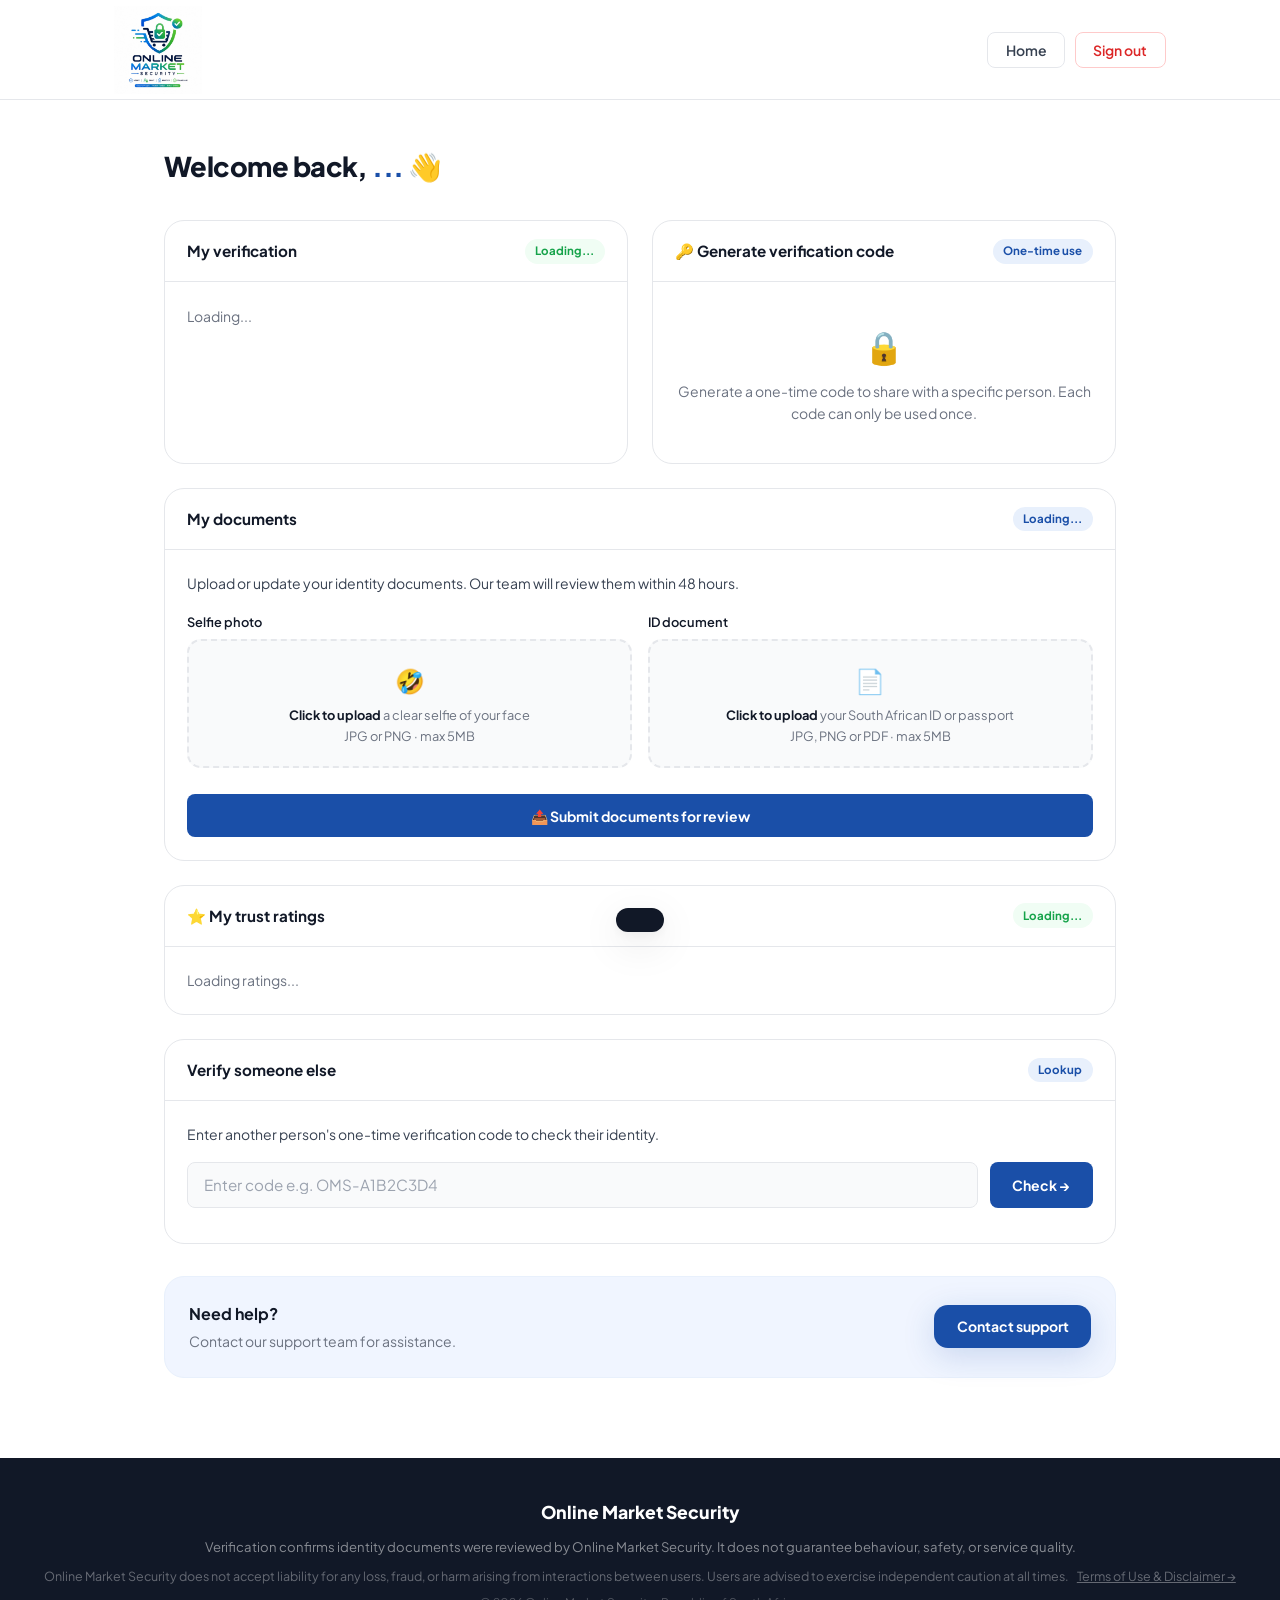
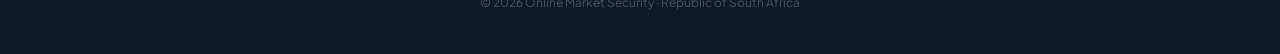
<file: dashboard.html>
<!DOCTYPE html>
<html lang="en">
<head>
<meta charset="UTF-8">
<meta name="viewport" content="width=device-width, initial-scale=1.0">
<title>My Dashboard — Online Market Security</title>
<link rel="stylesheet" href="/styles/main.css">
<link href="https://fonts.googleapis.com/css2?family=Plus+Jakarta+Sans:wght@400;500;600;700;800&display=swap" rel="stylesheet">
<style>
.doc-upload-card{background:#fff;border:1px solid var(--border);border-radius:var(--radius-lg);overflow:hidden}
.doc-status-row{display:flex;align-items:center;gap:0.75rem;padding:0.85rem 1rem;background:var(--bg-soft);border-radius:var(--radius-sm);margin-bottom:0.75rem}
.doc-status-icon{font-size:1.4rem;flex-shrink:0}
.doc-status-info{flex:1}
.doc-status-name{font-weight:600;font-size:0.875rem}
.doc-status-sub{font-size:0.75rem;color:var(--muted);margin-top:0.1rem}
.doc-upload-box{border:2px dashed var(--border);border-radius:var(--radius);padding:1.25rem;text-align:center;cursor:pointer;transition:all 0.2s;background:var(--bg-soft);position:relative}
.doc-upload-box:hover{border-color:var(--blue);background:var(--blue-pale)}
.doc-upload-box.uploaded{border-color:var(--green);background:var(--green-bg)}
.doc-upload-box input{display:none}
.doc-upload-icon{font-size:1.5rem;margin-bottom:0.35rem}
.doc-upload-box p{font-size:0.8rem;color:var(--muted)}
.doc-upload-box p strong{color:var(--ink)}
.doc-submit-btn{width:100%;padding:0.8rem;background:var(--blue);color:#fff;border:none;border-radius:var(--radius-sm);font-size:0.875rem;font-weight:700;font-family:inherit;cursor:pointer;transition:all 0.2s;margin-top:0.75rem}
.doc-submit-btn:hover{background:var(--blue-mid);transform:translateY(-1px)}
.doc-submit-btn:disabled{opacity:0.6;cursor:not-allowed;transform:none}
.tsb-excellent{background:var(--green-bg);color:var(--green);border:1px solid var(--green-border)}
.tsb-good{background:#f0fdf4;color:#15803d;border:1px solid #bbf7d0}
.tsb-average{background:var(--amber-bg);color:var(--amber);border:1px solid var(--amber-border)}
.tsb-poor{background:var(--red-bg);color:var(--red);border:1px solid var(--red-border)}
.token-card{background:var(--bg-soft);border:1px solid var(--border);border-radius:var(--radius);padding:1rem;margin-bottom:0.75rem;display:flex;align-items:center;justify-content:space-between;gap:0.75rem;flex-wrap:wrap}
.token-code{font-family:monospace;font-size:1.1rem;font-weight:800;color:var(--blue);letter-spacing:0.1em}
.token-meta{font-size:0.75rem;color:var(--muted);margin-top:0.2rem}
.token-status-used{color:var(--muted);font-size:0.72rem;font-weight:700;background:var(--bg-soft);border:1px solid var(--border);padding:0.2rem 0.6rem;border-radius:999px}
.token-status-active{color:var(--green);font-size:0.72rem;font-weight:700;background:var(--green-bg);border:1px solid var(--green-border);padding:0.2rem 0.6rem;border-radius:999px}
.token-status-expired{color:var(--muted);font-size:0.72rem;font-weight:700;background:var(--bg-soft);border:1px solid var(--border);padding:0.2rem 0.6rem;border-radius:999px}
.token-status-archived{color:var(--muted);font-size:0.72rem;font-weight:700;background:var(--bg-soft);border:1px solid var(--border);padding:0.2rem 0.6rem;border-radius:999px}
.gen-btn{padding:0.6rem 1.2rem;background:var(--blue);color:#fff;border:none;border-radius:var(--radius-sm);font-size:0.875rem;font-weight:700;font-family:inherit;cursor:pointer;transition:all 0.2s;display:flex;align-items:center;gap:0.4rem}
.gen-btn:hover{background:var(--blue-mid);transform:translateY(-1px)}
.gen-btn:disabled{opacity:0.5;cursor:not-allowed;transform:none}

/* Meeting type picker modal */
.meeting-modal-bg{position:fixed;inset:0;background:rgba(0,0,0,0.45);z-index:1000;display:flex;align-items:center;justify-content:center;padding:1rem;opacity:0;pointer-events:none;transition:opacity 0.2s}
.meeting-modal-bg.open{opacity:1;pointer-events:all}
.meeting-modal{background:#fff;border-radius:var(--radius-lg);padding:2rem;max-width:440px;width:100%;box-shadow:0 20px 60px rgba(0,0,0,0.18);transform:translateY(12px);transition:transform 0.2s}
.meeting-modal-bg.open .meeting-modal{transform:translateY(0)}
.meeting-modal-title{font-weight:800;font-size:1.1rem;margin-bottom:0.25rem}
.meeting-modal-sub{font-size:0.82rem;color:var(--muted);margin-bottom:1.5rem;line-height:1.5}
.meeting-type-grid{display:grid;grid-template-columns:1fr 1fr;gap:0.75rem;margin-bottom:1.5rem}
.meeting-type-btn{border:2px solid var(--border);border-radius:var(--radius);padding:1.25rem 1rem;text-align:center;cursor:pointer;transition:all 0.15s;background:#fff;font-family:inherit;width:100%}
.meeting-type-btn:hover{border-color:var(--blue);background:var(--blue-pale)}
.meeting-type-btn.selected{border-color:var(--blue);background:var(--blue-pale);box-shadow:0 0 0 3px var(--blue-light)}
.meeting-type-icon{font-size:2rem;display:block;margin-bottom:0.5rem}
.meeting-type-label{font-weight:700;font-size:0.9rem;color:var(--ink);display:block;margin-bottom:0.2rem}
.meeting-type-desc{font-size:0.75rem;color:var(--muted);line-height:1.4;display:block}
.meeting-modal-actions{display:flex;gap:0.75rem}
.meeting-cancel-btn{flex:1;padding:0.7rem;border:1.5px solid var(--border);border-radius:var(--radius-sm);background:#fff;color:var(--muted);font-weight:600;font-size:0.875rem;font-family:inherit;cursor:pointer;transition:all 0.15s}
.meeting-cancel-btn:hover{border-color:var(--ink);color:var(--ink)}
.meeting-confirm-btn{flex:2;padding:0.7rem;border:none;border-radius:var(--radius-sm);background:var(--blue);color:#fff;font-weight:700;font-size:0.875rem;font-family:inherit;cursor:pointer;transition:all 0.15s}
.meeting-confirm-btn:hover{background:var(--blue-mid)}
.meeting-confirm-btn:disabled{opacity:0.5;cursor:not-allowed}

/* Risk flags */
.risk-flag-row{background:#fff;border:1px solid var(--amber-border);border-radius:var(--radius-sm);padding:0.85rem 1rem;margin-bottom:0.6rem;border-left:3px solid var(--amber)}

/* Activity log */
.activity-row{display:flex;align-items:center;justify-content:space-between;padding:0.65rem 0.85rem;background:var(--bg-soft);border:1px solid var(--border);border-radius:var(--radius-sm);margin-bottom:0.5rem}
.activity-row:last-child{margin-bottom:0}
</style>
</head>
<body>
<nav><div class="nav-inner">
  <a class="logo" href="/"><img src="/logo.png" alt="Online Market Security"></a>
  <div class="nav-actions">
    <span id="navName" style="font-size:0.875rem;font-weight:600;color:var(--body)"></span>
    <button type="button" class="btn-nav-ghost" onclick="location.href='/'">Home</button>
    <button type="button" class="btn-nav-ghost" onclick="doLogout()" style="color:var(--red);border-color:var(--red-border)">Sign out</button>
  </div>
</div></nav>

<!-- MEETING TYPE PICKER MODAL -->
<div class="meeting-modal-bg" id="meetingModal">
  <div class="meeting-modal">
    <div class="meeting-modal-title">&#128273; Generate verification code</div>
    <div class="meeting-modal-sub">How will you be meeting this person? This affects how they experience the verification.</div>
    <div class="meeting-type-grid">
      <button type="button" class="meeting-type-btn selected" id="meetTypeInPerson" onclick="selectMeetingType('in_person')">
        <span class="meeting-type-icon">&#129489;</span>
        <span class="meeting-type-label">In-person</span>
        <span class="meeting-type-desc">They will see a photo-match prompt to confirm your identity face-to-face</span>
      </button>
      <button type="button" class="meeting-type-btn" id="meetTypeOnline" onclick="selectMeetingType('online')">
        <span class="meeting-type-icon">&#128187;</span>
        <span class="meeting-type-label">Online</span>
        <span class="meeting-type-desc">Standard digital verification — no in-person photo check required</span>
      </button>
    </div>
    <div class="meeting-modal-actions">
      <button type="button" class="meeting-cancel-btn" onclick="closeMeetingModal()">Cancel</button>
      <button type="button" class="meeting-confirm-btn" id="meetingConfirmBtn" onclick="confirmGenerateCode()">Generate code</button>
    </div>
  </div>
</div>

<div class="dashboard">
  <div class="dash-top">
    <div class="dash-greet">
      <div class="time-tag" id="timeTag"></div>
      <h2>Welcome back, <span id="greetName">...</span> &#128075;</h2>
    </div>
  </div>

  <div class="dash-grid" style="display:grid;grid-template-columns:1fr 1fr;gap:1.5rem">

    <!-- MY VERIFICATION -->
    <div class="dash-card">
      <div class="dc-head"><div class="dc-title">My verification</div><span class="dc-badge dcb-green" id="myStatusBadge">Loading...</span></div>
      <div class="dc-body" id="myVerificationBody"><div style="color:var(--muted);font-size:0.875rem">Loading...</div></div>
    </div>

    <!-- GENERATE ONE-TIME CODE -->
    <div class="dash-card">
      <div class="dc-head"><div class="dc-title">&#128273; Generate verification code</div><span class="dc-badge dcb-blue">One-time use</span></div>
      <div class="dc-body" id="tokenBody">
        <div style="color:var(--muted);font-size:0.875rem;text-align:center;padding:1rem 0">
          <div style="font-size:2rem;margin-bottom:0.5rem">&#128274;</div>
          Generate a one-time code to share with a specific person. Each code can only be used once.
        </div>
      </div>
    </div>

    <!-- MY DOCUMENTS -->
    <div class="dash-card span2 doc-upload-card">
      <div class="dc-head">
        <div class="dc-title">My documents</div>
        <span class="dc-badge dcb-blue" id="docStatusBadge">Loading...</span>
      </div>
      <div class="dc-body">
        <p style="font-size:0.875rem;color:var(--body);margin-bottom:1.1rem">Upload or update your identity documents. Our team will review them within 48 hours.</p>
        <div id="currentDocStatus"></div>
        <div style="display:grid;grid-template-columns:1fr 1fr;gap:1rem;margin-bottom:0.85rem">
          <div>
            <div style="font-size:0.8rem;font-weight:600;margin-bottom:0.4rem">Selfie photo</div>
            <div class="doc-upload-box" id="selfieUploadBox" onclick="document.getElementById('newSelfieFile').click()">
              <div class="doc-upload-icon">&#129315;</div>
              <p><strong>Click to upload</strong> a clear selfie of your face</p>
              <p>JPG or PNG &middot; max 5MB</p>
              <input type="file" id="newSelfieFile" accept=".jpg,.jpeg,.png" onchange="handleDocFile(this,'selfieUploadBox','selfieFileLabel')">
            </div>
            <p id="selfieFileLabel" style="font-size:0.78rem;color:var(--green);margin-top:0.3rem;display:none"></p>
          </div>
          <div>
            <div style="font-size:0.8rem;font-weight:600;margin-bottom:0.4rem">ID document</div>
            <div class="doc-upload-box" id="idUploadBox" onclick="document.getElementById('newIdFile').click()">
              <div class="doc-upload-icon">&#128196;</div>
              <p><strong>Click to upload</strong> your South African ID or passport</p>
              <p>JPG, PNG or PDF &middot; max 5MB</p>
              <input type="file" id="newIdFile" accept=".jpg,.jpeg,.png,.pdf" onchange="handleDocFile(this,'idUploadBox','idFileLabel')">
            </div>
            <p id="idFileLabel" style="font-size:0.78rem;color:var(--green);margin-top:0.3rem;display:none"></p>
          </div>
        </div>
        <button type="button" class="doc-submit-btn" id="docSubmitBtn" onclick="uploadDocuments()">&#128228; Submit documents for review</button>
        <div id="docUploadResult"></div>
      </div>
    </div>

    <!-- MY RATINGS -->
    <div class="dash-card span2">
      <div class="dc-head">
        <div class="dc-title">&#11088; My trust ratings</div>
        <span class="dc-badge dcb-green" id="myRatingsBadge">Loading...</span>
      </div>
      <div class="dc-body" id="myRatingsBody">
        <div style="color:var(--muted);font-size:0.875rem">Loading ratings...</div>
      </div>
    </div>

    <!-- MY RISK FLAGS — hidden until flags exist -->
    <div class="dash-card span2" id="riskFlagsCard" style="display:none">
      <div class="dc-head">
        <div class="dc-title">&#9888;&#65039; My risk flags</div>
        <span class="dc-badge dcb-red" id="riskFlagsBadge"></span>
      </div>
      <div class="dc-body" id="riskFlagsBody"></div>
    </div>

    <!-- VERIFICATION ACTIVITY — who has looked me up -->
    <div class="dash-card span2" id="activityCard" style="display:none">
      <div class="dc-head">
        <div class="dc-title">&#128065; Who has verified me</div>
        <span class="dc-badge dcb-blue" id="activityBadge"></span>
      </div>
      <div class="dc-body" id="activityBody"></div>
    </div>

    <!-- VERIFY SOMEONE -->
    <div class="dash-card span2">
      <div class="dc-head"><div class="dc-title">Verify someone else</div><span class="dc-badge dcb-blue">Lookup</span></div>
      <div class="dc-body">
        <p style="font-size:0.875rem;color:var(--body);margin-bottom:1rem">Enter another person's one-time verification code to check their identity.</p>
        <div class="lookup-form">
          <input class="lookup-input" id="lookupInput" type="text" placeholder="Enter code e.g. OMS-A1B2C3D4" maxlength="20" oninput="this.value=this.value.toUpperCase()" onkeydown="if(event.key==='Enter')doLookup()">
          <button type="button" class="lookup-btn" onclick="doLookup()">Check &rarr;</button>
        </div>
        <div class="lookup-result" id="lookupResult"></div>
      </div>
    </div>

  </div>

  <div style="margin-top:2rem;background:var(--blue-pale);border:1px solid var(--blue-light);border-radius:var(--radius-lg);padding:1.5rem;display:flex;align-items:center;justify-content:space-between;flex-wrap:wrap;gap:1rem">
    <div>
      <div style="font-weight:700;margin-bottom:0.25rem">Need help?</div>
      <div style="font-size:0.875rem;color:var(--muted)">Contact our support team for assistance.</div>
    </div>
    <a href="mailto:support@onlinemarketsecurity.co.za" class="btn-primary" style="text-decoration:none;font-size:0.875rem;padding:0.65rem 1.4rem">Contact support</a>
  </div>
</div>

<footer>
  <div class="footer-logo">Online Market Security</div>
  <p>Verification confirms identity documents were reviewed by Online Market Security. It does not guarantee behaviour, safety, or service quality.</p>
  <p style="margin-top:0.5rem;font-size:0.78rem;opacity:0.7">
    Online Market Security does not accept liability for any loss, fraud, or harm arising from interactions between users. Users are advised to exercise independent caution at all times.
    <a href="/terms.html" style="color:inherit;text-decoration:underline;margin-left:0.35rem">Terms of Use &amp; Disclaimer &rarr;</a>
  </p>
  <p style="margin-top:0.4rem;font-size:0.75rem;opacity:0.5">© 2026 Online Market Security · Republic of South Africa</p>
</footer>
<div class="toast" id="toast"></div>

<script type="module">
import { supabase } from '/src/lib/supabase.js';

window.doLogout = async () => { await supabase.auth.signOut(); window.location.replace('/login.html'); };

let currentProfile = null;
let currentSession = null;
let selectedMeetingType = 'in_person';

// ── Meeting type modal ────────────────────────────────────────────────
window.openMeetingModal = () => {
  selectedMeetingType = 'in_person';
  document.getElementById('meetTypeInPerson').classList.add('selected');
  document.getElementById('meetTypeOnline').classList.remove('selected');
  document.getElementById('meetingModal').classList.add('open');
};
window.closeMeetingModal = () => {
  document.getElementById('meetingModal').classList.remove('open');
};
window.selectMeetingType = (type) => {
  selectedMeetingType = type;
  document.getElementById('meetTypeInPerson').classList.toggle('selected', type === 'in_person');
  document.getElementById('meetTypeOnline').classList.toggle('selected', type === 'online');
};
document.getElementById('meetingModal').addEventListener('click', e => {
  if (e.target === e.currentTarget) closeMeetingModal();
});
window.confirmGenerateCode = async () => {
  closeMeetingModal();
  await generateCode(selectedMeetingType);
};

// ── Generate unique OMS- token ────────────────────────────────────────
async function generateUniqueToken() {
  const chars = 'ABCDEFGHJKLMNPQRSTUVWXYZ23456789';
  let token;
  let attempts = 0;
  do {
    token = 'OMS-' + Array.from({ length: 8 }, () => chars[Math.floor(Math.random() * chars.length)]).join('');
    const { data } = await supabase.from('verification_tokens').select('id').eq('token', token).maybeSingle();
    if (!data) break;
    attempts++;
    if (attempts > 20) throw new Error('Could not generate a unique code — please try again.');
  } while (true);
  return token;
}

// ── Generate one-time verification code ──────────────────────────────
async function generateCode(meetingType) {
  if (!currentProfile || currentProfile.verification_status !== 'verified') {
    showToast('&#10060; You must be verified to generate codes.'); return;
  }
  const btn = document.getElementById('genCodeBtn');
  if (btn) { btn.disabled = true; btn.innerHTML = '&#8987; Generating...'; }

  try {
    const token = await generateUniqueToken();
    const expiresAt = new Date(Date.now() + 7 * 24 * 60 * 60 * 1000);
    const { error } = await supabase.from('verification_tokens').insert({
      provider_id: currentSession.user.id,
      token,
      expires_at: expiresAt.toISOString(),
      status: 'active',
      meeting_type: meetingType
    });
    if (error) { showToast('&#10060; Error: ' + error.message); return; }
    showToast('&#10003; New code generated!');
    await loadTokens();
  } catch (err) {
    showToast('&#10060; ' + err.message);
  } finally {
    if (btn) { btn.disabled = false; btn.innerHTML = '&#128273; Generate new code'; }
  }
}

// ── Load and render tokens ────────────────────────────────────────────
async function loadTokens() {
  if (!currentProfile || currentProfile.verification_status !== 'verified') return;

  const { data: tokens } = await supabase
    .from('verification_tokens')
    .select('*')
    .eq('provider_id', currentSession.user.id)
    .order('created_at', { ascending: false })
    .limit(10);

  const body = document.getElementById('tokenBody');
  const verifyBase = `${location.origin}/verify.html?token=`;
  const activeTokens = (tokens || []).filter(t => t.status === 'active' && new Date() < new Date(t.expires_at));
  const oldTokens    = (tokens || []).filter(t => t.status !== 'active' || new Date() >= new Date(t.expires_at));

  let html = `
    <p style="font-size:0.82rem;color:var(--muted);margin-bottom:1rem;line-height:1.5">
      Each code is <strong>single-use</strong> — once someone verifies your identity with it, the code is consumed.
      Codes expire after <strong>7 days</strong> if unused.
    </p>
    <button type="button" class="gen-btn" id="genCodeBtn" onclick="openMeetingModal()">&#128273; Generate new code</button>`;

  if (activeTokens.length > 0) {
    html += `<div style="margin-top:1.25rem;margin-bottom:0.5rem;font-size:0.75rem;font-weight:700;color:var(--muted);text-transform:uppercase;letter-spacing:0.05em">Active codes</div>`;
    html += activeTokens.map(t => {
      const url = verifyBase + encodeURIComponent(t.token);
      const expires = new Date(t.expires_at);
      const daysLeft = Math.max(0, Math.round((expires - new Date()) / 86400000));
      const qrUrl = `https://api.qrserver.com/v1/create-qr-code/?size=120x120&data=${encodeURIComponent(url)}`;
      const meetLabel = t.meeting_type === 'in_person'
        ? '<span style="background:#f0fdf4;color:#15803d;border:1px solid #bbf7d0;font-size:0.68rem;font-weight:700;padding:0.15rem 0.5rem;border-radius:999px">&#129489; In-person</span>'
        : '<span style="background:var(--blue-light);color:var(--blue);border:1px solid #bfdbfe;font-size:0.68rem;font-weight:700;padding:0.15rem 0.5rem;border-radius:999px">&#128187; Online</span>';
      const waText = encodeURIComponent(`Please verify my identity using this one-time code: ${t.token}\n\nOr scan the QR at: ${url}`);
      return `<div class="token-card" style="flex-direction:column;align-items:flex-start">
        <div style="display:flex;align-items:center;justify-content:space-between;width:100%;flex-wrap:wrap;gap:0.5rem">
          <div>
            <div class="token-code">${t.token}</div>
            <div class="token-meta" style="display:flex;align-items:center;gap:0.5rem;flex-wrap:wrap;margin-top:0.3rem">
              ${meetLabel}
              <span>Expires in ${daysLeft} day${daysLeft !== 1 ? 's' : ''}</span>
            </div>
          </div>
          <span class="token-status-active">&#9679; Active</span>
        </div>
        <div style="display:flex;align-items:center;gap:1rem;margin-top:0.75rem;flex-wrap:wrap">
          <img src="${qrUrl}" width="80" height="80" alt="QR Code" style="border-radius:8px;border:1px solid var(--border)">
          <div style="display:flex;flex-direction:column;gap:0.5rem">
            <button type="button" class="share-btn sb-wa" style="font-size:0.8rem;padding:0.4rem 0.85rem" onclick="window.open('https://api.whatsapp.com/send?text=${waText}','_blank')">&#128242; WhatsApp</button>
            <button type="button" class="share-btn sb-link" style="font-size:0.8rem;padding:0.4rem 0.85rem" onclick="copyText('${url}','Link copied!')">&#128279; Copy link</button>
            <button type="button" class="share-btn sb-code" style="font-size:0.8rem;padding:0.4rem 0.85rem" onclick="copyText('${t.token}','Code copied!')">&#128203; Copy code</button>
          </div>
        </div>
      </div>`;
    }).join('');
  }

  if (oldTokens.length > 0) {
    html += `<div style="margin-top:1.25rem;margin-bottom:0.5rem;font-size:0.75rem;font-weight:700;color:var(--muted);text-transform:uppercase;letter-spacing:0.05em">Previous codes</div>`;
    html += oldTokens.slice(0, 5).map(t => {
      const usedAt    = t.used_at ? new Date(t.used_at).toLocaleDateString('en-ZA', { day:'numeric', month:'short', year:'numeric' }) : null;
      const archiveAt = t.verification_expires_at ? new Date(t.verification_expires_at).toLocaleDateString('en-ZA', { day:'numeric', month:'short', year:'numeric' }) : null;
      const statusEl  = t.status === 'used'
        ? `<span class="token-status-used">&#10003; Used${usedAt ? ' · ' + usedAt : ''}</span>`
        : t.status === 'archived'
        ? `<span class="token-status-archived">Archived</span>`
        : `<span class="token-status-expired">Expired</span>`;
      const meetLabel = t.meeting_type === 'in_person' ? '&#129489; In-person' : t.meeting_type === 'online' ? '&#128187; Online' : '';
      return `<div class="token-card" style="opacity:0.7">
        <div>
          <div class="token-code" style="color:var(--muted)">${t.token}</div>
          <div class="token-meta">
            ${meetLabel ? meetLabel + ' · ' : ''}
            ${t.used_by_name ? 'Used by: ' + t.used_by_name : ''}
            ${archiveAt && t.status === 'used' ? ' · Archived ' + archiveAt : ''}
          </div>
        </div>
        ${statusEl}
      </div>`;
    }).join('');
  }

  body.innerHTML = html;
}

// ── Main dashboard render ─────────────────────────────────────────────
async function renderDashboard(session) {
  if (!session) { window.location.replace('/login.html'); return; }
  currentSession = session;

  const { data: profile } = await supabase.from('profiles').select('*').eq('id', session.user.id).single();
  if (!profile) { window.location.replace('/login.html'); return; }
  if (profile.role === 'admin') { window.location.replace('/admin.html'); return; }
  currentProfile = profile;

  const h = new Date().getHours();
  document.getElementById('timeTag').textContent = h < 12 ? 'Good morning' : h < 17 ? 'Good afternoon' : 'Good evening';
  document.getElementById('greetName').textContent = profile.name?.split(' ')[0] || 'there';
  document.getElementById('navName').textContent = profile.name || session.user.email;

  // Status
  const now    = new Date();
  const expiry = profile.expiry_date ? new Date(profile.expiry_date) : null;
  const status = (!profile.verification_status || profile.verification_status === 'pending') ? 'pending'
    : profile.verification_status === 'rejected' ? 'rejected'
    : (expiry && now > expiry) ? 'expired'
    : profile.verification_status;

  const badgeMap   = { verified:'dcb-green', pending:'dcb-amber', expired:'dcb-red', rejected:'dcb-red' };
  const badgeLabel = { verified:'&#9679; Verified', pending:'&#9679; Pending review', expired:'&#9679; Expired', rejected:'&#9679; Rejected' };
  const badge = document.getElementById('myStatusBadge');
  badge.className = 'dc-badge ' + (badgeMap[status] || 'dcb-amber');
  badge.innerHTML = badgeLabel[status] || 'Pending';

  const fmt   = d => d ? new Date(d).toLocaleDateString('en-ZA', { day:'numeric', month:'short', year:'numeric' }) : '—';
  const start = profile.verification_date ? new Date(profile.verification_date) : null;
  const pct   = (expiry && start) ? Math.max(0, Math.min(100, 100 - ((now - start) / (expiry - start) * 100))) : 0;
  const days  = expiry ? Math.max(0, Math.round((expiry - now) / 86400000)) : 0;
  const barClass = days > 365 ? 'ef-good' : days > 90 ? 'ef-warn' : 'ef-bad';

  document.getElementById('myVerificationBody').innerHTML = `
    <div class="my-profile-row">
      ${profile.selfie_url
        ? `<img src="${profile.selfie_url}" style="width:60px;height:60px;border-radius:50%;object-fit:cover;border:3px solid #fff;box-shadow:0 0 0 2px var(--blue-light);flex-shrink:0">`
        : '<div class="my-avatar">&#128100;</div>'}
      <div>
        <div class="my-name">${profile.name || session.user.email}</div>
        <div class="my-cat">${profile.service_category || 'Service provider'}</div>
      </div>
      <div class="my-status">
        <span class="status-pill ${status === 'verified' ? 'sp-verified' : status === 'expired' ? 'sp-expired' : 'sp-pending'}">
          ${status === 'verified' ? '&#10003; Verified' : status === 'expired' ? '&#9888; Expired' : status === 'rejected' ? '&#10007; Rejected' : '&#8987; ' + status.charAt(0).toUpperCase() + status.slice(1)}
        </span>
      </div>
    </div>
    <div class="two-col">
      <div class="info-box"><div class="ib-label">Verified on</div><div class="ib-val">${fmt(profile.verification_date)}</div></div>
      <div class="info-box"><div class="ib-label">Expires on</div><div class="ib-val">${fmt(profile.expiry_date)}</div></div>
      <div class="info-box"><div class="ib-label">Document type</div><div class="ib-val">${profile.doc_type === 'sa_id' ? 'SA ID' : profile.doc_type === 'passport' ? 'Passport' : profile.doc_type === 'drivers' ? "Driver's Licence" : '—'}</div></div>
      <div class="info-box"><div class="ib-label">ID number</div><div class="ib-val" style="font-family:monospace;font-size:0.85rem">${profile.id_number || '—'}</div></div>
    </div>
    ${profile.public_id ? `
      <div style="font-size:0.75rem;font-weight:600;color:var(--muted);margin-bottom:0.5rem;margin-top:0.75rem">Badge ID</div>
      <div class="id-row">
        <span>${profile.public_id}</span>
        <button type="button" class="copy-btn" onclick="copyText('${profile.public_id}','Badge ID copied!')">Copy</button>
      </div>
      <div class="expiry-wrap">
        <div class="expiry-labels"><span>Validity</span><span>${days > 0 ? days + ' days remaining' : 'Expired'}</span></div>
        <div class="expiry-track"><div class="expiry-fill ${barClass}" style="width:${pct}%"></div></div>
      </div>
      <div style="margin-top:0.75rem">
        <a href="/verify.html?id=${profile.public_id}" target="_blank" style="display:inline-flex;align-items:center;gap:0.4rem;font-size:0.82rem;color:var(--blue);font-weight:600;text-decoration:none">
          &#128279; View my public profile &rarr;
        </a>
      </div>`
    : `<div style="background:var(--amber-bg);border:1px solid var(--amber-border);border-radius:var(--radius-sm);padding:0.85rem 1rem;font-size:0.875rem;color:var(--amber);margin-top:0.5rem;line-height:1.6">
        &#9201; Your application is under review. We'll notify you within 48 hours when approved.
      </div>`}
  `;

  if (status === 'verified') {
    await loadTokens();
  } else {
    document.getElementById('tokenBody').innerHTML = `
      <div style="color:var(--muted);font-size:0.875rem;text-align:center;padding:1rem 0">
        <div style="font-size:2rem;margin-bottom:0.5rem">&#128274;</div>
        One-time codes will be available once your identity is verified.
      </div>`;
  }

  renderDocStatus(profile);
}

// ── Document status ───────────────────────────────────────────────────
function renderDocStatus(profile) {
  const hasSelfie = !!profile.selfie_url;
  const hasId     = !!profile.id_document_url;
  const docBadge  = document.getElementById('docStatusBadge');
  if (hasSelfie && hasId) {
    docBadge.className = 'dc-badge dcb-green';
    docBadge.innerHTML = '&#10003; Documents uploaded';
  } else {
    docBadge.className = 'dc-badge dcb-amber';
    docBadge.innerHTML = '&#9888; Documents missing';
  }
  let statusHtml = '';
  if (hasSelfie || hasId) {
    statusHtml = '<div style="display:grid;grid-template-columns:1fr 1fr;gap:0.75rem;margin-bottom:1rem">';
    statusHtml += `<div class="doc-status-row">
      <div class="doc-status-icon">&#129315;</div>
      <div class="doc-status-info">
        <div class="doc-status-name">Selfie photo</div>
        <div class="doc-status-sub" style="color:${hasSelfie ? 'var(--green)' : 'var(--red)'}">
          ${hasSelfie ? '&#10003; Uploaded' : '&#10060; Not uploaded'}
        </div>
      </div>
      ${hasSelfie ? `<img src="${profile.selfie_url}" style="width:40px;height:40px;border-radius:50%;object-fit:cover;border:2px solid var(--green-border)">` : ''}
    </div>`;
    statusHtml += `<div class="doc-status-row">
      <div class="doc-status-icon">&#128196;</div>
      <div class="doc-status-info">
        <div class="doc-status-name">ID document</div>
        <div class="doc-status-sub" style="color:${hasId ? 'var(--green)' : 'var(--red)'}">
          ${hasId ? '&#10003; Uploaded' : '&#10060; Not uploaded'}
        </div>
      </div>
    </div>`;
    statusHtml += '</div>';
  }
  document.getElementById('currentDocStatus').innerHTML = statusHtml;
}

window.handleDocFile = (input, boxId, labelId) => {
  const file = input.files[0]; if (!file) return;
  document.getElementById(boxId).classList.add('uploaded');
  const label = document.getElementById(labelId);
  label.textContent = '✓ ' + file.name;
  label.style.display = 'block';
};

window.uploadDocuments = async () => {
  const selfieFile = document.getElementById('newSelfieFile').files[0];
  const idFile     = document.getElementById('newIdFile').files[0];
  const btn        = document.getElementById('docSubmitBtn');
  const result     = document.getElementById('docUploadResult');
  if (!selfieFile && !idFile) { showToast('Please select at least one document to upload.'); return; }
  btn.textContent = 'Uploading...'; btn.disabled = true;
  result.innerHTML = '';

  const userId      = currentSession.user.id;
  const token       = currentSession.access_token;
  const SUPABASE_URL = 'https://oymmmevtzbzoneujtkhn.supabase.co';
  const ANON_KEY     = 'eyJhbGciOiJIUzI1NiIsInR5cCI6IkpXVCJ9.eyJpc3MiOiJzdXBhYmFzZSIsInJlZiI6Im95bW1tZXZ0emJ6b25ldWp0a2huIiwicm9sZSI6ImFub24iLCJpYXQiOjE3NzgwMTE4MTQsImV4cCI6MjA5MzU4NzgxNH0.sRrw5cthKfF7k0vP0_ONCLiQN6J4CIerzzu5NRUCXlU';

  async function uploadDirect(bucket, path, file) {
    const fd = new FormData();
    fd.append('', file, file.name);
    const res = await fetch(`${SUPABASE_URL}/storage/v1/object/${bucket}/${path}`, {
      method: 'POST',
      headers: { 'Authorization': 'Bearer ' + token, 'apikey': ANON_KEY },
      body: fd
    });
    if (!res.ok) { const e = await res.json(); throw new Error(e.error || e.message); }
    return `${SUPABASE_URL}/storage/v1/object/public/${bucket}/${path}`;
  }

  let selfieUrl = currentProfile.selfie_url;
  let idDocUrl  = currentProfile.id_document_url;
  const errors  = [];

  try {
    if (selfieFile) {
      const ext = selfieFile.name.split('.').pop().toLowerCase();
      selfieUrl = await uploadDirect('selfies', `${userId}_${Date.now()}_selfie.${ext}`, selfieFile);
    }
  } catch(e) { errors.push('Selfie: ' + e.message); }

  try {
    if (idFile) {
      const ext = idFile.name.split('.').pop().toLowerCase();
      idDocUrl = await uploadDirect('id-documents', `${userId}_${Date.now()}_id.${ext}`, idFile);
    }
  } catch(e) { errors.push('ID document: ' + e.message); }

  if (errors.length > 0) {
    result.innerHTML = `<div style="background:var(--red-bg);border:1px solid var(--red-border);border-radius:var(--radius-sm);padding:0.75rem;font-size:0.82rem;color:var(--red);margin-top:0.75rem">${errors.join('<br>')}</div>`;
    btn.textContent = 'Submit documents for review'; btn.disabled = false;
    return;
  }

  const { error: updateError } = await supabase.from('profiles').update({
    selfie_url: selfieUrl,
    id_document_url: idDocUrl,
    verification_status: 'pending'
  }).eq('id', userId);

  if (updateError) {
    result.innerHTML = `<div style="background:var(--red-bg);border:1px solid var(--red-border);border-radius:var(--radius-sm);padding:0.75rem;font-size:0.82rem;color:var(--red);margin-top:0.75rem">Update failed: ${updateError.message}</div>`;
    btn.textContent = 'Submit documents for review'; btn.disabled = false;
    return;
  }

  result.innerHTML = `<div style="background:var(--green-bg);border:1px solid var(--green-border);border-radius:var(--radius-sm);padding:0.85rem 1rem;font-size:0.875rem;color:var(--green);margin-top:0.75rem;line-height:1.6">
    &#127881; <strong>Documents submitted!</strong> Our team will review them within 48 hours.
  </div>`;
  btn.textContent = 'Submit documents for review'; btn.disabled = false;

  const { data: updated } = await supabase.from('profiles').select('*').eq('id', userId).single();
  if (updated) { currentProfile = updated; renderDocStatus(updated); }

  ['newSelfieFile','newIdFile'].forEach(id => document.getElementById(id).value = '');
  ['selfieUploadBox','idUploadBox'].forEach(id => document.getElementById(id).classList.remove('uploaded'));
  ['selfieFileLabel','idFileLabel'].forEach(id => document.getElementById(id).style.display = 'none');
};

// ── Ratings ───────────────────────────────────────────────────────────
async function loadMyRatings(userId) {
  const badge = document.getElementById('myRatingsBadge');
  const body  = document.getElementById('myRatingsBody');
  if (!badge || !body) return;

  const { data: ratingsData } = await supabase.from('ratings').select('*').eq('provider_id', userId).order('created_at', { ascending: false });
  const ratings      = ratingsData || [];
  const total        = ratings.length;
  const verifiedCnt  = ratings.filter(r => r.rater_verified).length;
  const unverifiedCnt= ratings.filter(r => !r.rater_verified).length;
  const ws           = ratings.reduce((s, r) => s + (r.stars * (r.rater_verified ? 1.5 : 1)), 0);
  const wt           = ratings.reduce((s, r) => s + (r.rater_verified ? 1.5 : 1), 0);
  const score        = wt > 0 ? ws / wt : 0;
  const counts       = { 5:0, 4:0, 3:0, 2:0, 1:0 };
  ratings.forEach(r => counts[r.stars]++);

  if (total === 0) {
    badge.className = 'dc-badge dcb-amber';
    badge.textContent = 'No ratings yet';
    body.innerHTML = `<div style="text-align:center;padding:1.5rem;background:var(--bg-soft);border-radius:var(--radius);border:1px solid var(--border)">
      <div style="font-size:2rem;margin-bottom:0.5rem">&#11088;</div>
      <div style="font-weight:600;font-size:0.875rem">No ratings yet</div>
      <div style="font-size:0.78rem;color:var(--muted);margin-top:0.25rem">Share your one-time verification codes so people can rate you after interactions.</div>
    </div>`;
    return;
  }

  badge.className = score >= 3.5 ? 'dc-badge dcb-green' : score >= 2.5 ? 'dc-badge dcb-amber' : 'dc-badge dcb-red';
  badge.innerHTML = `&#11088; ${score.toFixed(1)} / 5`;

  const stars      = '&#11088;'.repeat(Math.floor(score)) + '&#10025;'.repeat(5 - Math.floor(score));
  const trustBadge = score >= 4.5 ? '&#129351; Excellent' : score >= 3.5 ? '&#128077; Good' : score >= 2.5 ? '&#128522; Average' : '&#9888; Poor';
  const trustCls   = score >= 4.5 ? 'tsb-excellent' : score >= 3.5 ? 'tsb-good' : score >= 2.5 ? 'tsb-average' : 'tsb-poor';

  const breakdown = [5, 4, 3, 2, 1].map(n => {
    const pct = total > 0 ? Math.round((counts[n] / total) * 100) : 0;
    return `<div style="display:flex;align-items:center;gap:0.6rem;margin-bottom:0.4rem;font-size:0.8rem">
      <div style="width:40px;text-align:right;color:var(--muted);font-weight:600">${n} &#11088;</div>
      <div style="flex:1;height:8px;background:var(--bg-soft);border-radius:999px;overflow:hidden;border:1px solid var(--border)">
        <div style="height:100%;border-radius:999px;width:${pct}%;background:${n>=4?'#16a34a':n===3?'#fbbf24':n===2?'#fb923c':'#ef4444'}"></div>
      </div>
      <div style="width:24px;color:var(--muted);font-size:0.75rem">${counts[n]}</div>
    </div>`;
  }).join('');

  const ratingsList = ratings.map(r => {
    const rStars = '&#11088;'.repeat(r.stars) + '&#10025;'.repeat(5 - r.stars);
    const date   = new Date(r.created_at).toLocaleDateString('en-ZA', { day:'numeric', month:'short', year:'numeric' });
    const rBadge = r.rater_verified
      ? `<span style="background:var(--blue-light);color:var(--blue);font-size:0.68rem;font-weight:700;padding:0.15rem 0.5rem;border-radius:999px;border:1px solid #bfdbfe">&#10003; Verified user</span>`
      : `<span style="background:var(--bg-soft);color:var(--muted);font-size:0.68rem;font-weight:600;padding:0.15rem 0.5rem;border-radius:999px;border:1px solid var(--border)">Unverified user</span>`;
    return `<div style="background:var(--bg-soft);border:1px solid var(--border);border-radius:var(--radius);padding:1rem;margin-bottom:0.75rem;border-left:3px solid ${r.stars<=2?'var(--red)':'var(--green)'}">
      <div style="display:flex;align-items:center;justify-content:space-between;margin-bottom:0.35rem;flex-wrap:wrap;gap:0.5rem">
        <div style="font-weight:700;font-size:0.875rem">${r.rater_name}</div>
        <div style="font-size:1rem;letter-spacing:1px">${rStars}</div>
      </div>
      <div style="font-size:0.72rem;color:var(--muted);margin-bottom:0.35rem;display:flex;align-items:center;gap:0.5rem;flex-wrap:wrap">${rBadge} <span>${date}</span></div>
      ${r.comment ? `<div style="font-size:0.82rem;color:var(--body);line-height:1.6;font-style:italic">"${r.comment}"</div>` : ''}
    </div>`;
  }).join('');

  body.innerHTML = `
    <div style="display:grid;grid-template-columns:1fr 1fr;gap:1.5rem">
      <div>
        <div style="display:flex;align-items:center;gap:0.75rem;background:var(--bg-soft);border:1px solid var(--border);border-radius:var(--radius);padding:0.75rem 1rem;margin-bottom:1rem">
          <div style="font-weight:800;font-size:2.5rem;line-height:1;color:var(--blue)">${score.toFixed(1)}</div>
          <div style="flex:1">
            <div style="font-size:1.2rem;letter-spacing:2px">${stars}</div>
            <div style="font-weight:700;font-size:0.875rem;margin-top:0.2rem">Trust Score</div>
            <div style="font-size:0.78rem;color:var(--muted)">${verifiedCnt} verified · ${unverifiedCnt} unverified raters</div>
          </div>
          <span style="font-size:0.72rem;font-weight:700;padding:0.25rem 0.7rem;border-radius:999px;white-space:nowrap" class="${trustCls}">${trustBadge}</span>
        </div>
        <div>${breakdown}</div>
      </div>
      <div>
        <div style="font-weight:700;font-size:0.875rem;margin-bottom:0.75rem">${total} rating${total !== 1 ? 's' : ''}</div>
        <div style="max-height:400px;overflow-y:auto">${ratingsList}</div>
      </div>
    </div>`;
}

// ── Risk flags ────────────────────────────────────────────────────────
async function loadMyRiskFlags(userId) {
  const card  = document.getElementById('riskFlagsCard');
  const body  = document.getElementById('riskFlagsBody');
  const badge = document.getElementById('riskFlagsBadge');
  if (!card || !body) return;

  const { data: flags } = await supabase
    .from('risk_flags')
    .select('*')
    .eq('provider_id', userId)
    .order('created_at', { ascending: false });

  if (!flags || flags.length === 0) { card.style.display = 'none'; return; }

  card.style.display = 'block';
  const count = flags.length;
  badge.textContent = count === 1 ? '1 flag' : count + ' flags';

  const riskLevel = count >= 3 ? 'high' : count === 2 ? 'medium' : 'low';
  const colors = {
    high:   { bg:'#fff5f5', border:'#fca5a5', text:'#dc2626', label:'High risk' },
    medium: { bg:'#fffbeb', border:'#fde68a', text:'#d97706', label:'Medium risk' },
    low:    { bg:'#f0fdf4', border:'#bbf7d0', text:'#16a34a', label:'Low risk' },
  };
  const { bg, border, text, label } = colors[riskLevel];

  const flagTypeLabels = {
    photo_mismatch: '&#128247; Photo mismatch',
    no_show:        '&#128683; No-show',
    scam:           '&#9888;&#65039; Scam concern',
    aggressive:     '&#128545; Aggressive behaviour',
    fake_id:        '&#129394; Suspected fake ID',
    other:          '&#128203; Other concern',
  };

  body.innerHTML = `
    <div style="background:${bg};border:1px solid ${border};border-radius:var(--radius-sm);padding:1rem 1.1rem">
      <div style="display:flex;align-items:center;justify-content:space-between;margin-bottom:0.6rem;flex-wrap:wrap;gap:0.5rem">
        <div style="font-weight:700;font-size:0.875rem;color:${text}">
          &#9888;&#65039; ${count} community report${count !== 1 ? 's' : ''} about you
        </div>
        <span style="font-size:0.72rem;font-weight:700;padding:0.2rem 0.65rem;border-radius:999px;color:${text};border:1.5px solid ${border};background:#fff">${label}</span>
      </div>
      <p style="font-size:0.8rem;color:var(--muted);line-height:1.55;margin-bottom:0.85rem">
        These are concerns submitted by other users after interacting with you. They are reviewed by our admin team.
        If you believe a flag is unfair, please <a href="mailto:support@onlinemarketsecurity.co.za" style="color:var(--blue);font-weight:600">contact support</a>.
      </p>
      ${flags.map(f => {
        const date = new Date(f.created_at).toLocaleDateString('en-ZA', { day:'numeric', month:'short', year:'numeric' });
        const typeLabel = flagTypeLabels[f.flag_type] || f.flag_type || 'Report';
        return `<div class="risk-flag-row">
          <div style="display:flex;align-items:center;justify-content:space-between;margin-bottom:0.35rem;flex-wrap:wrap;gap:0.35rem">
            <span style="font-weight:700;font-size:0.82rem;color:${text}">${typeLabel}</span>
            <span style="font-size:0.72rem;color:var(--muted)">${date}</span>
          </div>
          <div style="font-size:0.78rem;color:var(--muted);margin-bottom:${f.comment ? '0.4rem' : '0'}">
            Reported by: <strong style="color:var(--ink)">${f.reporter_name || 'Anonymous'}</strong>
            ${f.reporter_verified ? '<span style="font-size:0.68rem;background:var(--blue-light);color:var(--blue);padding:0.1rem 0.45rem;border-radius:999px;font-weight:700;border:1px solid #bfdbfe;margin-left:0.3rem">&#10003; Verified user</span>' : ''}
          </div>
          ${f.comment ? `<div style="font-size:0.82rem;color:var(--body);line-height:1.5;font-style:italic">"${f.comment}"</div>` : ''}
        </div>`;
      }).join('')}
    </div>`;
}

// ── Verification activity (NEW) ───────────────────────────────────────
async function loadActivity(userId) {
  const card  = document.getElementById('activityCard');
  const body  = document.getElementById('activityBody');
  const badge = document.getElementById('activityBadge');
  if (!card || !body) return;

  const { data: logs } = await supabase
    .from('verification_logs')
    .select('*')
    .eq('provider_id', userId)
    .order('created_at', { ascending: false })
    .limit(30);

  if (!logs || logs.length === 0) { card.style.display = 'none'; return; }

  card.style.display = 'block';
  badge.textContent  = logs.length + ' verification' + (logs.length !== 1 ? 's' : '');

  const verifiedViewers  = logs.filter(l => l.viewer_verified).length;
  const inPersonMatches  = logs.filter(l => l.source === 'in_person_match').length;

  body.innerHTML = `
    <div style="display:grid;grid-template-columns:repeat(3,1fr);gap:0.75rem;margin-bottom:1.25rem">
      <div class="info-box"><div class="ib-label">Total lookups</div><div class="ib-val" style="font-size:1.5rem;font-weight:800;color:var(--blue)">${logs.length}</div></div>
      <div class="info-box"><div class="ib-label">Verified viewers</div><div class="ib-val" style="font-size:1.5rem;font-weight:800;color:var(--green)">${verifiedViewers}</div></div>
      <div class="info-box"><div class="ib-label">In-person matches</div><div class="ib-val" style="font-size:1.5rem;font-weight:800;color:var(--teal,#0d9488)">${inPersonMatches}</div></div>
    </div>
    ${logs.map(l => {
      const ts   = l.created_at || l.viewed_at;
      const date = new Date(ts).toLocaleDateString('en-ZA', { day:'numeric', month:'short', year:'numeric' });
      const time = new Date(ts).toLocaleTimeString('en-ZA', { hour:'2-digit', minute:'2-digit' });
      const vBadge = l.viewer_verified
        ? `<span style="background:var(--blue-light);color:var(--blue);font-size:0.68rem;font-weight:700;padding:0.15rem 0.5rem;border-radius:999px;border:1px solid #bfdbfe">&#10003; Verified</span>`
        : `<span style="background:var(--bg-soft);color:var(--muted);font-size:0.68rem;font-weight:600;padding:0.15rem 0.5rem;border-radius:999px;border:1px solid var(--border)">Unverified</span>`;
      return `<div class="activity-row">
        <div>
          <div style="font-size:0.875rem;font-weight:700;display:flex;align-items:center;gap:0.5rem;flex-wrap:wrap">
            ${l.viewer_name || 'Anonymous'} ${vBadge}
          </div>
          <div style="font-size:0.75rem;color:var(--muted);margin-top:0.15rem">
            ${l.source === 'in_person_match' ? '&#10003; Confirmed in-person identity match' : 'Verified your identity'}
          </div>
        </div>
        <div style="text-align:right;flex-shrink:0">
          <div style="font-size:0.82rem;font-weight:600">${date}</div>
          <div style="font-size:0.75rem;color:var(--muted)">${time}</div>
        </div>
      </div>`;
    }).join('')}`;
}

// ── Verify someone (inline lookup) ───────────────────────────────────
window.doLookup = async () => {
  const code = document.getElementById('lookupInput').value.trim().toUpperCase();
  if (!code) { showToast('Please enter a code'); return; }
  const el = document.getElementById('lookupResult');

  const { data: tokenData } = await supabase
    .from('verification_tokens')
    .select('*, profiles(name,service_category,selfie_url,verification_status,verification_date,expiry_date,public_id)')
    .eq('token', code)
    .maybeSingle();

  if (!tokenData) {
    el.innerHTML = `<div style="padding:0.75rem;color:var(--muted);font-size:0.875rem">&#10060; No provider found with code <strong style="font-family:monospace;color:var(--ink)">${code}</strong>.</div>`;
    el.classList.add('show'); return;
  }
  if (tokenData.status === 'used') {
    el.innerHTML = `<div style="padding:0.75rem;background:var(--red-bg);border:1px solid var(--red-border);border-radius:var(--radius-sm);font-size:0.875rem;color:var(--red)">&#10060; This code has already been used.</div>`;
    el.classList.add('show'); return;
  }
  if (tokenData.status === 'expired' || new Date() > new Date(tokenData.expires_at)) {
    el.innerHTML = `<div style="padding:0.75rem;background:var(--amber-bg);border:1px solid var(--amber-border);border-radius:var(--radius-sm);font-size:0.875rem;color:var(--amber)">&#9888; This code has expired.</div>`;
    el.classList.add('show'); return;
  }
  if (tokenData.status === 'archived') {
    el.innerHTML = `<div style="padding:0.75rem;color:var(--muted);font-size:0.875rem">&#128190; This code has been archived.</div>`;
    el.classList.add('show'); return;
  }

  window.location.href = `/verify.html?token=${encodeURIComponent(code)}`;
};

// ── Utilities ─────────────────────────────────────────────────────────
window.copyText  = (text, msg) => { navigator.clipboard.writeText(text).catch(() => {}); showToast('&#128203; ' + msg); };
window.showToast = msg => {
  const t = document.getElementById('toast');
  t.innerHTML = msg; t.classList.add('show');
  setTimeout(() => t.classList.remove('show'), 2800);
};

// ── Boot ──────────────────────────────────────────────────────────────
const { data: { session } } = await supabase.auth.getSession();
await renderDashboard(session);
if (session) {
  await Promise.all([
    loadMyRatings(session.user.id),
    loadMyRiskFlags(session.user.id),
    loadActivity(session.user.id),
  ]);
}

supabase.auth.onAuthStateChange(async (event, session) => {
  if (event === 'SIGNED_OUT') window.location.replace('/login.html');
});
</script>
</body>
</html>
</file>
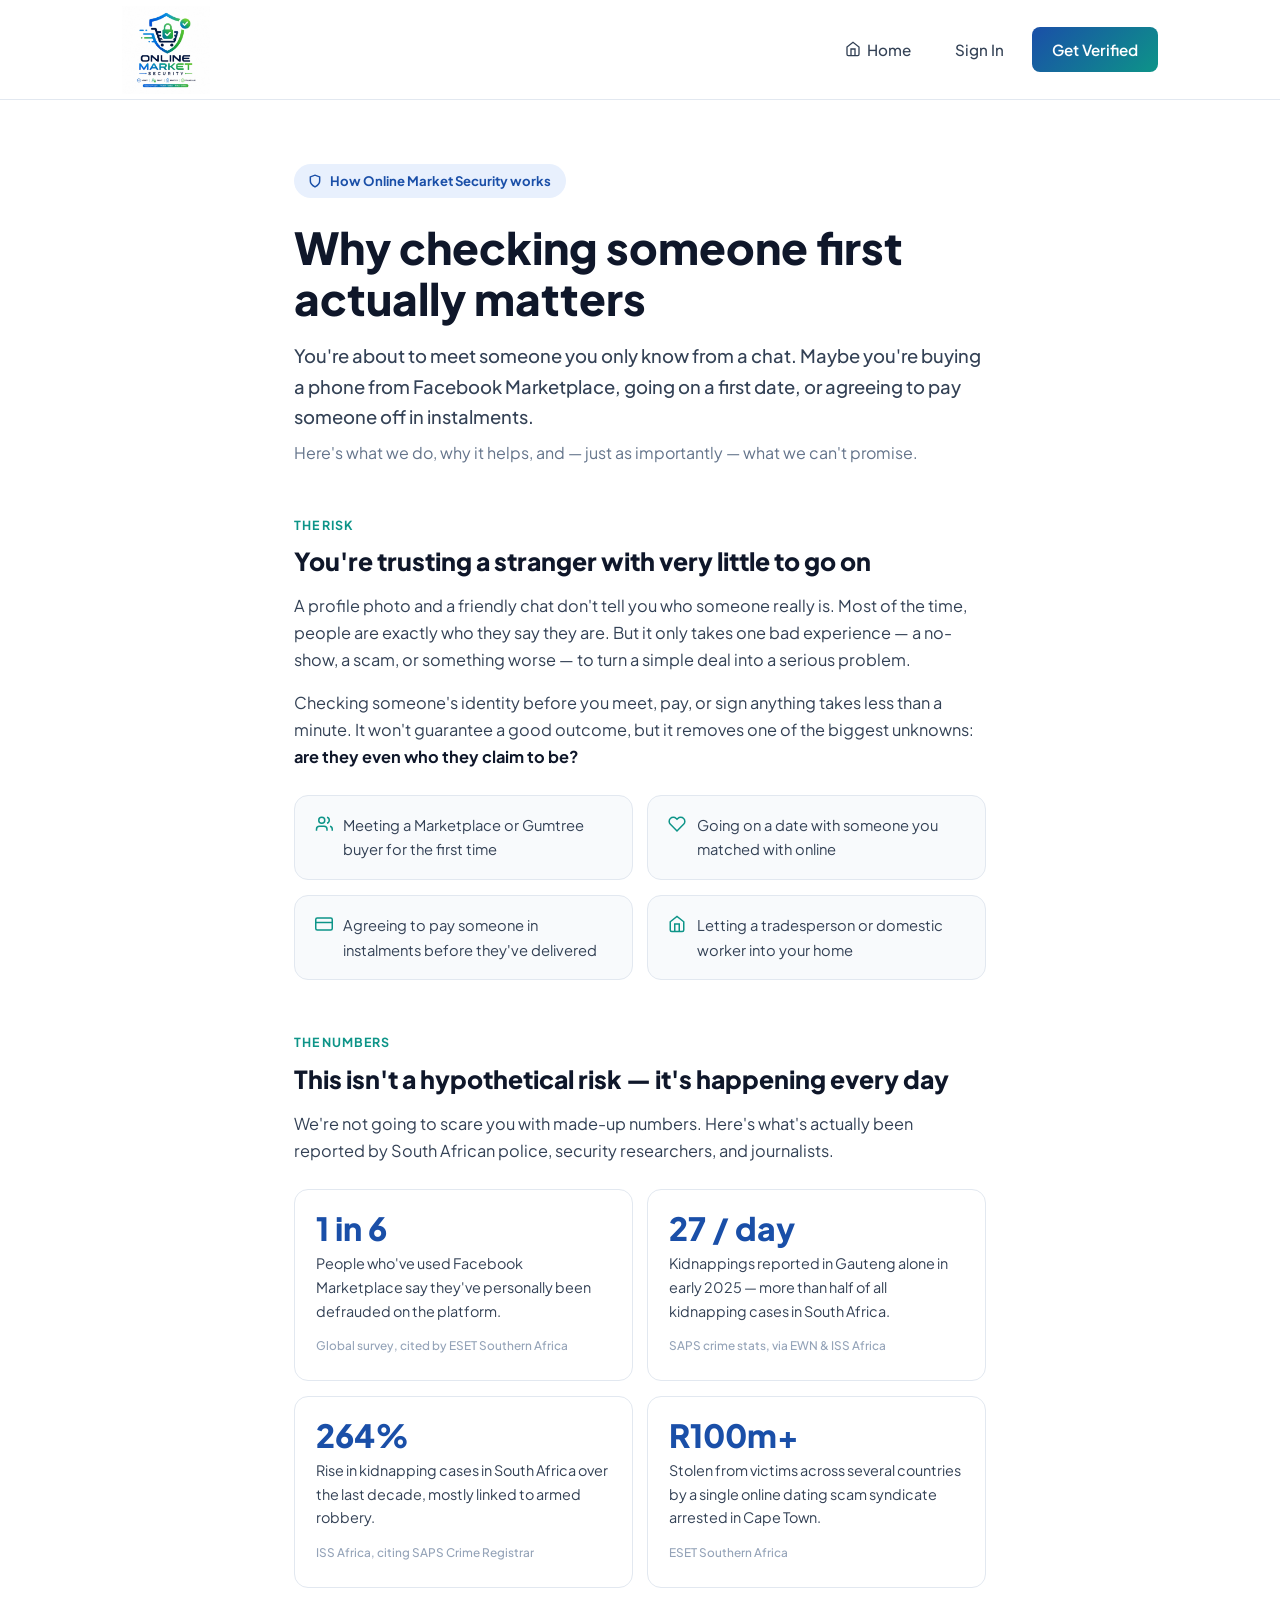
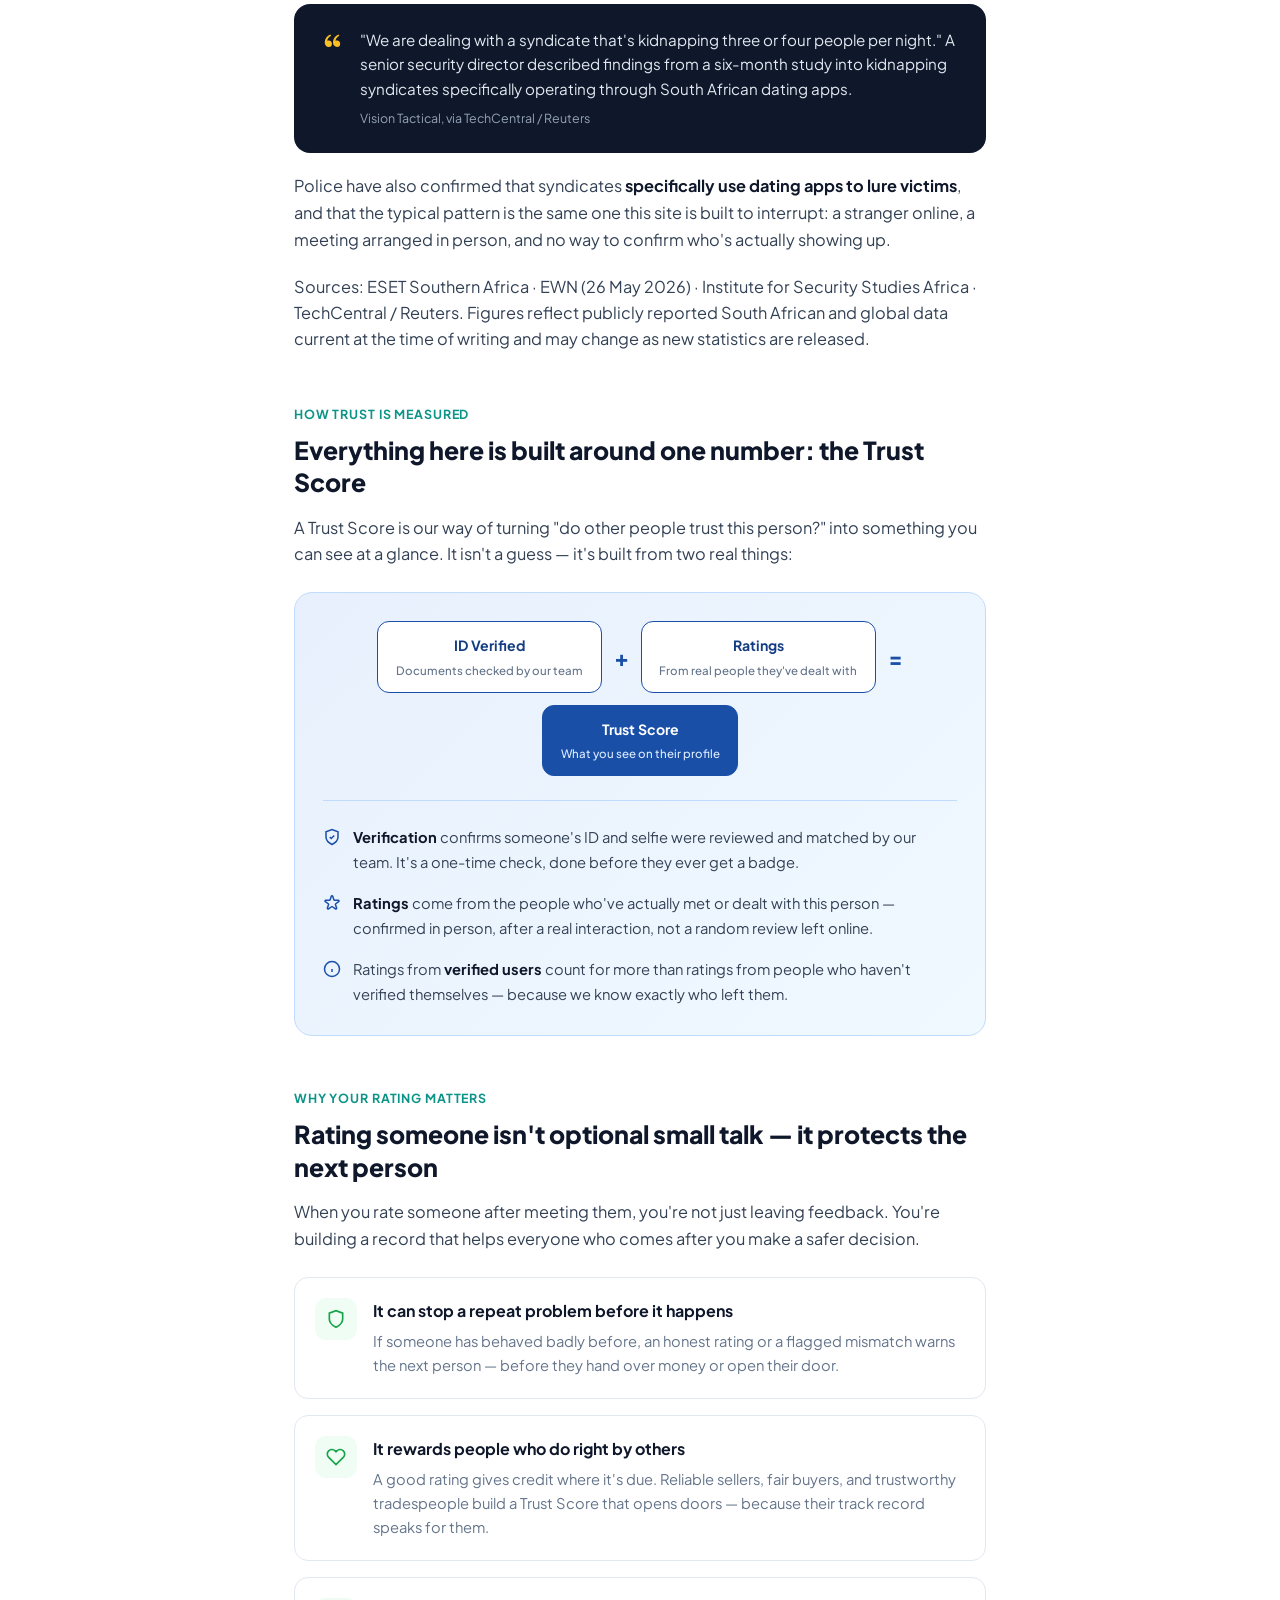
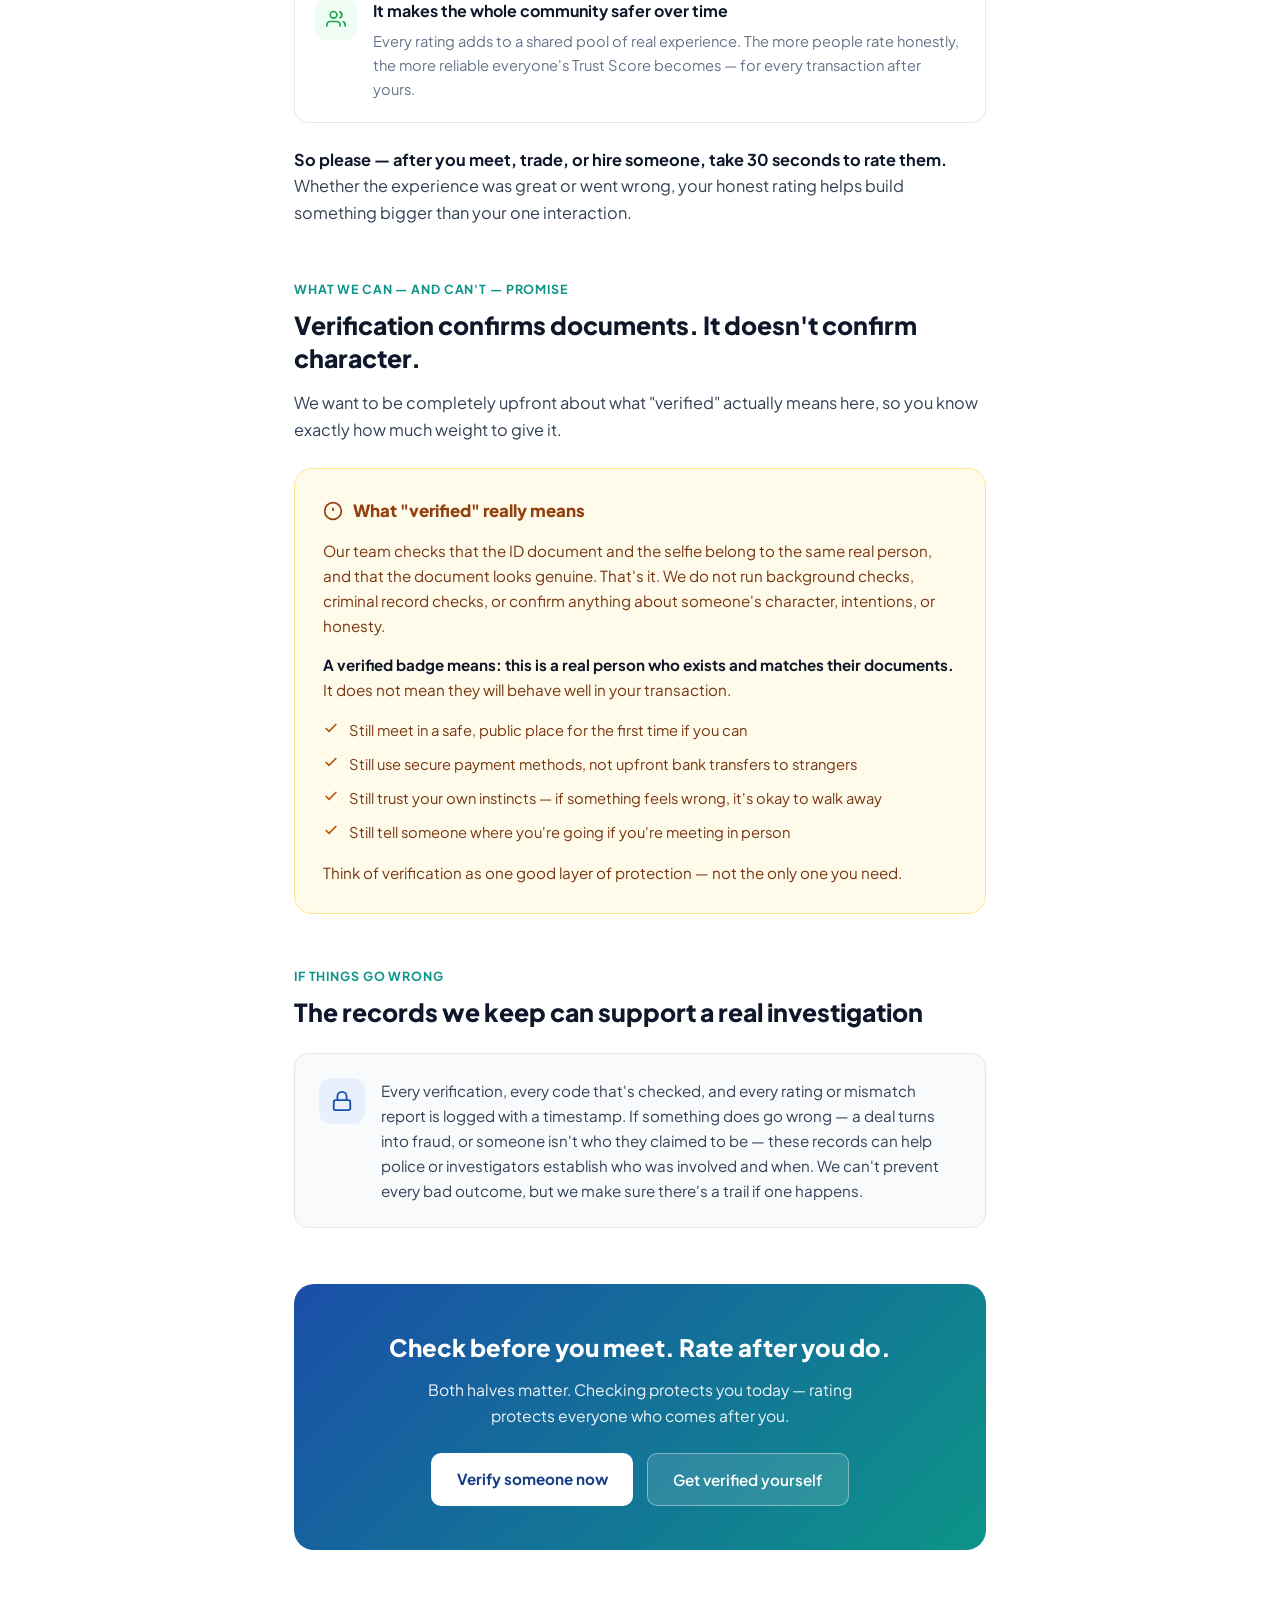
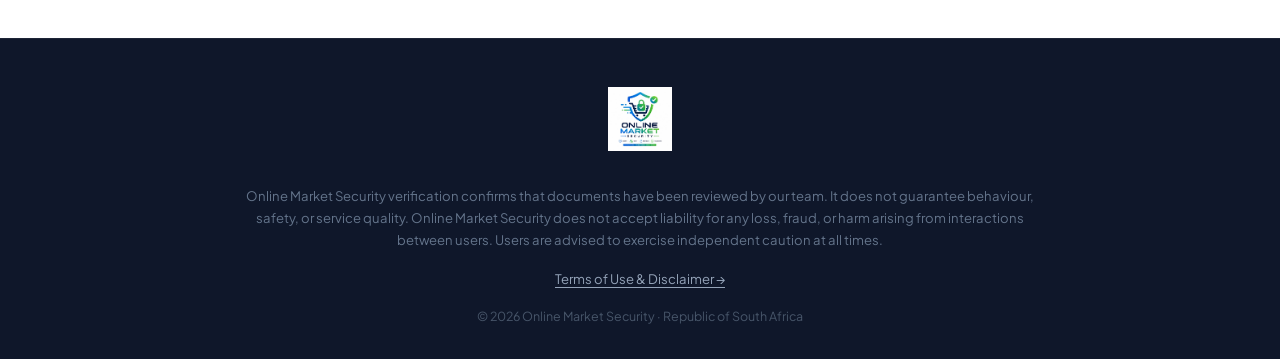
<file: how-it-works.html>
<!DOCTYPE html>
<html lang="en">
<head>
  <meta charset="UTF-8" />
  <meta name="viewport" content="width=device-width, initial-scale=1.0" />
  <title>Why Verification Matters — Online Market Security</title>
  <link rel="preconnect" href="https://fonts.googleapis.com" />
  <link rel="preconnect" href="https://fonts.gstatic.com" crossorigin />
  <link href="https://fonts.googleapis.com/css2?family=Plus+Jakarta+Sans:wght@400;500;600;700;800&display=swap" rel="stylesheet" />
  <link rel="stylesheet" href="/styles/main.css" />
  <style>
    *, *::before, *::after { box-sizing: border-box; margin: 0; padding: 0; }
    :root {
      --blue:       #1a4fa8;
      --blue-dark:  #143d84;
      --blue-light: #e8f0fd;
      --green:      #16a34a;
      --green-bg:   #f0fdf4;
      --teal:       #0d9488;
      --amber:      #b45309;
      --amber-bg:   #fffbeb;
      --amber-border: #fde68a;
      --gray-50:    #f8fafc;
      --gray-100:   #f1f5f9;
      --gray-200:   #e2e8f0;
      --gray-400:   #94a3b8;
      --gray-500:   #64748b;
      --gray-700:   #334155;
      --gray-900:   #0f172a;
      --dark-navy:  #0f172a;
      --white:      #ffffff;
      --radius:     14px;
      --shadow:     0 4px 24px rgba(0,0,0,0.06);
      --shadow-lg:  0 8px 40px rgba(0,0,0,0.10);
    }
    html { scroll-behavior: smooth; }
    body {
      font-family: 'Plus Jakarta Sans', sans-serif;
      color: var(--gray-900);
      background: var(--white);
      line-height: 1.65;
      overflow-x: hidden;
    }
    a { text-decoration: none; color: inherit; }

    /* ── Nav (matches site) ── */
    .nav {
      position: sticky;
      top: 0;
      z-index: 100;
      background: var(--white);
      border-bottom: 1px solid var(--gray-200);
      height: 100px;
      display: flex;
      align-items: center;
    }
    .nav-inner {
      max-width: 1100px;
      width: 100%;
      margin: 0 auto;
      padding: 0 2rem;
      display: flex;
      align-items: center;
      gap: 2rem;
    }
    .nav-logo img { height: 88px; display: block; }
    .nav-actions {
      display: flex;
      align-items: center;
      gap: 0.75rem;
      margin-left: auto;
    }
    .btn-signin {
      display: flex;
      align-items: center;
      gap: 0.4rem;
      padding: 0.5rem 1rem;
      font-size: 0.95rem;
      font-weight: 500;
      color: var(--gray-700);
      border-radius: 8px;
      transition: background 0.15s;
    }
    .btn-signin:hover { background: var(--gray-100); }
    .btn-get-verified {
      display: flex;
      align-items: center;
      gap: 0.5rem;
      padding: 0.6rem 1.25rem;
      background: linear-gradient(135deg, var(--blue) 0%, var(--teal) 100%);
      color: var(--white);
      border-radius: 8px;
      font-size: 0.95rem;
      font-weight: 600;
      transition: opacity 0.15s, transform 0.15s;
    }
    .btn-get-verified:hover { opacity: 0.92; transform: translateY(-1px); }

    /* ── Page shell ── */
    .page {
      max-width: 740px;
      margin: 0 auto;
      padding: 4rem 1.5rem 2rem;
    }

    /* ── Intro ── */
    .intro-eyebrow {
      display: inline-flex;
      align-items: center;
      gap: 0.5rem;
      padding: 0.4rem 0.9rem;
      background: var(--blue-light);
      color: var(--blue);
      border-radius: 999px;
      font-size: 0.82rem;
      font-weight: 700;
      margin-bottom: 1.5rem;
    }
    .page h1 {
      font-size: clamp(2rem, 4.5vw, 2.75rem);
      font-weight: 800;
      line-height: 1.15;
      color: var(--gray-900);
      margin-bottom: 1.1rem;
    }
    .page .lede {
      font-size: 1.15rem;
      color: var(--gray-700);
      margin-bottom: 0.5rem;
      font-weight: 500;
    }
    .page .lede-sub {
      font-size: 1rem;
      color: var(--gray-500);
      margin-bottom: 3rem;
    }

    /* ── Section ── */
    .section {
      margin-bottom: 3.25rem;
    }
    .section-eyebrow {
      font-size: 0.78rem;
      font-weight: 700;
      color: var(--teal);
      text-transform: uppercase;
      letter-spacing: 0.07em;
      margin-bottom: 0.6rem;
    }
    .section h2 {
      font-size: 1.55rem;
      font-weight: 800;
      color: var(--gray-900);
      margin-bottom: 1rem;
      line-height: 1.3;
    }
    .section p {
      font-size: 1.02rem;
      color: var(--gray-700);
      margin-bottom: 1rem;
    }
    .section p:last-child { margin-bottom: 0; }
    .section strong { color: var(--gray-900); font-weight: 700; }

    /* ── Scenario list (why check) ── */
    .scenario-grid {
      display: grid;
      grid-template-columns: repeat(2, 1fr);
      gap: 0.9rem;
      margin-top: 1.5rem;
    }
    .scenario-card {
      background: var(--gray-50);
      border: 1px solid var(--gray-200);
      border-radius: var(--radius);
      padding: 1.1rem 1.25rem;
      font-size: 0.92rem;
      color: var(--gray-700);
      display: flex;
      gap: 0.65rem;
      align-items: flex-start;
    }
    .scenario-card svg { color: var(--teal); flex-shrink: 0; margin-top: 2px; }

    /* ── Stats section ── */
    .stats-grid {
      display: grid;
      grid-template-columns: repeat(2, 1fr);
      gap: 0.9rem;
      margin-top: 1.5rem;
    }
    .stat-card {
      background: var(--white);
      border: 1.5px solid var(--gray-200);
      border-radius: var(--radius);
      padding: 1.4rem 1.3rem;
      transition: border-color 0.15s, box-shadow 0.15s;
    }
    .stat-card:hover { border-color: var(--blue); box-shadow: var(--shadow); }
    .stat-number {
      font-size: 2rem;
      font-weight: 800;
      color: var(--blue);
      line-height: 1;
      margin-bottom: 0.5rem;
      display: block;
    }
    .stat-card p {
      font-size: 0.9rem;
      color: var(--gray-700);
      margin: 0 0 0.5rem;
    }
    .stat-source {
      font-size: 0.74rem;
      color: var(--gray-400);
      font-weight: 500;
    }
    .stats-quote {
      background: var(--gray-900);
      color: var(--white);
      border-radius: 16px;
      padding: 1.5rem 1.75rem;
      margin-top: 1rem;
      display: flex;
      gap: 1rem;
      align-items: flex-start;
    }
    .stats-quote svg { color: #fbbf24; flex-shrink: 0; margin-top: 2px; }
    .stats-quote p {
      font-size: 0.95rem;
      line-height: 1.6;
      margin: 0;
      color: #e2e8f0;
    }
    .stats-quote .quote-source {
      display: block;
      font-size: 0.78rem;
      color: #94a3b8;
      margin-top: 0.5rem;
      font-style: normal;
    }
    .stats-footnote {
      font-size: 0.8rem;
      color: var(--gray-400);
      margin-top: 1.25rem;
      line-height: 1.6;
    }

    /* ── Trust score explainer card ── */
    .trust-card {
      background: linear-gradient(135deg, var(--blue-light) 0%, #f0f9ff 100%);
      border: 1px solid #bfdbfe;
      border-radius: 18px;
      padding: 1.75rem;
      margin-top: 1.5rem;
    }
    .trust-formula {
      display: flex;
      align-items: center;
      justify-content: center;
      gap: 0.75rem;
      flex-wrap: wrap;
      margin-bottom: 1.5rem;
      padding-bottom: 1.5rem;
      border-bottom: 1px solid #bfdbfe;
    }
    .trust-formula-item {
      background: var(--white);
      border: 1.5px solid var(--blue);
      border-radius: 12px;
      padding: 0.75rem 1.1rem;
      text-align: center;
      font-weight: 700;
      font-size: 0.88rem;
      color: var(--blue-dark);
      min-width: 130px;
    }
    .trust-formula-item span {
      display: block;
      font-size: 0.72rem;
      font-weight: 500;
      color: var(--gray-500);
      margin-top: 0.2rem;
    }
    .trust-formula-op {
      font-size: 1.4rem;
      font-weight: 800;
      color: var(--blue);
    }
    .trust-card-row {
      display: flex;
      gap: 0.75rem;
      align-items: flex-start;
      margin-bottom: 1rem;
    }
    .trust-card-row:last-child { margin-bottom: 0; }
    .trust-card-row svg { color: var(--blue); flex-shrink: 0; margin-top: 3px; }
    .trust-card-row p { font-size: 0.92rem; color: var(--gray-700); margin: 0; }

    /* ── Rating benefits ── */
    .benefit-list {
      display: flex;
      flex-direction: column;
      gap: 1rem;
      margin-top: 1.5rem;
    }
    .benefit-item {
      display: flex;
      gap: 1rem;
      align-items: flex-start;
      background: var(--white);
      border: 1px solid var(--gray-200);
      border-radius: var(--radius);
      padding: 1.25rem;
      transition: border-color 0.15s, box-shadow 0.15s;
    }
    .benefit-item:hover { border-color: var(--teal); box-shadow: var(--shadow); }
    .benefit-icon {
      width: 42px;
      height: 42px;
      border-radius: 11px;
      background: var(--green-bg);
      color: var(--green);
      display: flex;
      align-items: center;
      justify-content: center;
      flex-shrink: 0;
    }
    .benefit-item h3 {
      font-size: 1rem;
      font-weight: 700;
      margin-bottom: 0.3rem;
      color: var(--gray-900);
    }
    .benefit-item p {
      font-size: 0.92rem;
      color: var(--gray-500);
      margin: 0;
    }

    /* ── Honest limits callout ── */
    .limits-card {
      background: var(--amber-bg);
      border: 1.5px solid var(--amber-border);
      border-radius: 18px;
      padding: 1.75rem;
      margin-top: 1.5rem;
    }
    .limits-card-title {
      display: flex;
      align-items: center;
      gap: 0.6rem;
      font-weight: 800;
      font-size: 1.05rem;
      color: #92400e;
      margin-bottom: 0.85rem;
    }
    .limits-card p {
      font-size: 0.95rem;
      color: #78350f;
      margin-bottom: 0.85rem;
    }
    .limits-card p:last-child { margin-bottom: 0; }
    .limits-checklist {
      list-style: none;
      display: flex;
      flex-direction: column;
      gap: 0.6rem;
      margin: 1rem 0;
    }
    .limits-checklist li {
      display: flex;
      gap: 0.6rem;
      align-items: flex-start;
      font-size: 0.92rem;
      color: #78350f;
    }
    .limits-checklist svg { flex-shrink: 0; margin-top: 2px; color: #b45309; }

    /* ── Investigations note ── */
    .records-card {
      display: flex;
      gap: 1rem;
      align-items: flex-start;
      background: var(--gray-50);
      border: 1px solid var(--gray-200);
      border-radius: var(--radius);
      padding: 1.5rem;
      margin-top: 1.5rem;
    }
    .records-card .icon-wrap {
      width: 46px;
      height: 46px;
      border-radius: 12px;
      background: var(--blue-light);
      color: var(--blue);
      display: flex;
      align-items: center;
      justify-content: center;
      flex-shrink: 0;
    }
    .records-card p { font-size: 0.95rem; color: var(--gray-700); margin: 0; }

    /* ── Closing CTA ── */
    .closing {
      text-align: center;
      background: linear-gradient(135deg, var(--blue) 0%, var(--teal) 100%);
      border-radius: 20px;
      padding: 2.75rem 2rem;
      margin-top: 3.5rem;
      color: var(--white);
    }
    .closing h2 {
      font-size: 1.5rem;
      font-weight: 800;
      margin-bottom: 0.6rem;
    }
    .closing p {
      font-size: 0.98rem;
      opacity: 0.92;
      margin-bottom: 1.5rem;
      max-width: 480px;
      margin-left: auto;
      margin-right: auto;
    }
    .closing-btns { display: flex; gap: 0.85rem; justify-content: center; flex-wrap: wrap; }
    .btn-closing-primary {
      padding: 0.8rem 1.6rem;
      background: var(--white);
      color: var(--blue-dark);
      border-radius: 10px;
      font-weight: 700;
      font-size: 0.95rem;
      transition: transform 0.15s, opacity 0.15s;
    }
    .btn-closing-primary:hover { transform: translateY(-2px); opacity: 0.95; }
    .btn-closing-secondary {
      padding: 0.8rem 1.6rem;
      background: rgba(255,255,255,0.12);
      color: var(--white);
      border: 1.5px solid rgba(255,255,255,0.4);
      border-radius: 10px;
      font-weight: 600;
      font-size: 0.95rem;
      transition: background 0.15s;
    }
    .btn-closing-secondary:hover { background: rgba(255,255,255,0.2); }

    /* ── Footer ── */
    .footer {
      background: var(--dark-navy);
      border-top: 1px solid rgba(255,255,255,0.06);
      padding: 3rem 2rem 2rem;
      text-align: center;
      margin-top: 3.5rem;
    }
    .footer-inner { max-width: 800px; margin: 0 auto; }
    .footer-logo { height: 64px; margin-bottom: 1.75rem; }
    .footer-legal {
      font-size: 0.82rem;
      color: #64748b;
      line-height: 1.7;
      margin-bottom: 1rem;
    }
    .footer-terms a {
      font-size: 0.82rem;
      color: #94a3b8;
      text-decoration: underline;
      text-underline-offset: 3px;
      transition: color 0.15s;
    }
    .footer-terms a:hover { color: var(--white); }
    .footer-copy { font-size: 0.78rem; color: #475569; margin-top: 1rem; }

    /* ── Mobile ── */
    @media (max-width: 768px) {
      .nav { height: auto; padding: 0.75rem 1rem; }
      .nav-inner { flex-wrap: wrap; gap: 0.6rem; }
      .nav-logo img { height: 44px; }
      .nav-actions { gap: 0.4rem; flex-wrap: wrap; margin-left: 0; width: 100%; justify-content: flex-end; }
      .btn-signin { padding: 0.4rem 0.6rem; font-size: 0.85rem; }
      .btn-signin svg { width: 14px; height: 14px; }
      .btn-get-verified { padding: 0.5rem 0.85rem; font-size: 0.85rem; }
      .page { padding: 2.5rem 1.25rem 1.5rem; }
      .scenario-grid { grid-template-columns: 1fr; }
      .stats-grid { grid-template-columns: 1fr; }
      .stats-quote { flex-direction: column; }
      .trust-formula { flex-direction: column; gap: 0.5rem; }
      .trust-formula-op { transform: none; font-size: 1.1rem; }
      .closing { padding: 2.25rem 1.5rem; }
      .closing-btns { flex-direction: column; }
    }
  </style>
</head>
<body>

  <!-- ── Nav ── -->
  <nav class="nav">
    <div class="nav-inner">
      <a href="/" class="nav-logo">
        <img src="/logo.png" alt="Online Market Security" />
      </a>
      <div class="nav-actions">
        <a href="/" class="btn-signin">
          <svg width="16" height="16" fill="none" stroke="currentColor" stroke-width="2" viewBox="0 0 24 24"><path d="M3 9l9-7 9 7v11a2 2 0 0 1-2 2H5a2 2 0 0 1-2-2z"/><polyline points="9 22 9 12 15 12 15 22"/></svg>
          Home
        </a>
        <a href="/login.html" class="btn-signin">Sign In</a>
        <a href="/apply.html" class="btn-get-verified">Get Verified</a>
      </div>
    </div>
  </nav>

  <div class="page">

    <!-- ── Intro ── -->
    <div class="intro-eyebrow">
      <svg width="14" height="14" fill="none" stroke="currentColor" stroke-width="2.5" viewBox="0 0 24 24"><path d="M12 22s8-4 8-10V5l-8-3-8 3v7c0 6 8 10 8 10z"/></svg>
      How Online Market Security works
    </div>
    <h1>Why checking someone first actually matters</h1>
    <p class="lede">You're about to meet someone you only know from a chat. Maybe you're buying a phone from Facebook Marketplace, going on a first date, or agreeing to pay someone off in instalments.</p>
    <p class="lede-sub">Here's what we do, why it helps, and — just as importantly — what we can't promise.</p>

    <!-- ── Section 1: Why check ── -->
    <div class="section">
      <div class="section-eyebrow">The risk</div>
      <h2>You're trusting a stranger with very little to go on</h2>
      <p>A profile photo and a friendly chat don't tell you who someone really is. Most of the time, people are exactly who they say they are. But it only takes one bad experience — a no-show, a scam, or something worse — to turn a simple deal into a serious problem.</p>
      <p>Checking someone's identity before you meet, pay, or sign anything takes less than a minute. It won't guarantee a good outcome, but it removes one of the biggest unknowns: <strong>are they even who they claim to be?</strong></p>
      <div class="scenario-grid">
        <div class="scenario-card">
          <svg width="18" height="18" fill="none" stroke="currentColor" stroke-width="2" viewBox="0 0 24 24"><path d="M16 21v-2a4 4 0 0 0-4-4H6a4 4 0 0 0-4 4v2"/><circle cx="9" cy="7" r="4"/><path d="M23 21v-2a4 4 0 0 0-3-3.87"/><path d="M16 3.13a4 4 0 0 1 0 7.75"/></svg>
          Meeting a Marketplace or Gumtree buyer for the first time
        </div>
        <div class="scenario-card">
          <svg width="18" height="18" fill="none" stroke="currentColor" stroke-width="2" viewBox="0 0 24 24"><path d="M20.84 4.61a5.5 5.5 0 0 0-7.78 0L12 5.67l-1.06-1.06a5.5 5.5 0 0 0-7.78 7.78l1.06 1.06L12 21.23l7.78-7.78 1.06-1.06a5.5 5.5 0 0 0 0-7.78z"/></svg>
          Going on a date with someone you matched with online
        </div>
        <div class="scenario-card">
          <svg width="18" height="18" fill="none" stroke="currentColor" stroke-width="2" viewBox="0 0 24 24"><rect x="1" y="4" width="22" height="16" rx="2"/><line x1="1" y1="10" x2="23" y2="10"/></svg>
          Agreeing to pay someone in instalments before they've delivered
        </div>
        <div class="scenario-card">
          <svg width="18" height="18" fill="none" stroke="currentColor" stroke-width="2" viewBox="0 0 24 24"><path d="M3 9l9-7 9 7v11a2 2 0 0 1-2 2H5a2 2 0 0 1-2-2z"/><polyline points="9 22 9 12 15 12 15 22"/></svg>
          Letting a tradesperson or domestic worker into your home
        </div>
      </div>
    </div>

    <!-- ── Section 1b: The stats ── -->
    <div class="section">
      <div class="section-eyebrow">The numbers</div>
      <h2>This isn't a hypothetical risk — it's happening every day</h2>
      <p>We're not going to scare you with made-up numbers. Here's what's actually been reported by South African police, security researchers, and journalists.</p>

      <div class="stats-grid">
        <div class="stat-card">
          <span class="stat-number">1 in 6</span>
          <p>People who've used Facebook Marketplace say they've personally been defrauded on the platform.</p>
          <span class="stat-source">Global survey, cited by ESET Southern Africa</span>
        </div>
        <div class="stat-card">
          <span class="stat-number">27 / day</span>
          <p>Kidnappings reported in Gauteng alone in early 2025 — more than half of all kidnapping cases in South Africa.</p>
          <span class="stat-source">SAPS crime stats, via EWN &amp; ISS Africa</span>
        </div>
        <div class="stat-card">
          <span class="stat-number">264%</span>
          <p>Rise in kidnapping cases in South Africa over the last decade, mostly linked to armed robbery.</p>
          <span class="stat-source">ISS Africa, citing SAPS Crime Registrar</span>
        </div>
        <div class="stat-card">
          <span class="stat-number">R100m+</span>
          <p>Stolen from victims across several countries by a single online dating scam syndicate arrested in Cape Town.</p>
          <span class="stat-source">ESET Southern Africa</span>
        </div>
      </div>

      <div class="stats-quote">
        <svg width="22" height="22" fill="currentColor" viewBox="0 0 24 24"><path d="M4.583 17.321C3.553 16.227 3 15 3 13.011c0-3.5 2.457-6.637 6.03-8.188l.893 1.378c-3.335 1.804-3.987 4.145-4.247 5.621.537-.278 1.24-.375 1.929-.311 1.804.167 3.226 1.648 3.226 3.489a3.5 3.5 0 0 1-3.5 3.5c-1.073 0-2.099-.49-2.748-1.179zm9-.005C12.553 16.222 12 14.995 12 13.006c0-3.5 2.457-6.637 6.03-8.188l.893 1.378c-3.335 1.804-3.987 4.145-4.247 5.621.537-.278 1.24-.375 1.929-.311 1.804.167 3.226 1.648 3.226 3.489a3.5 3.5 0 0 1-3.5 3.5c-1.073 0-2.099-.49-2.748-1.179z"/></svg>
        <p>
          "We are dealing with a syndicate that's kidnapping three or four people per night." A senior security director described findings from a six-month study into kidnapping syndicates specifically operating through South African dating apps.
          <span class="quote-source">Vision Tactical, via TechCentral / Reuters</span>
        </p>
      </div>

      <p style="margin-top:1.25rem">Police have also confirmed that syndicates <strong>specifically use dating apps to lure victims</strong>, and that the typical pattern is the same one this site is built to interrupt: a stranger online, a meeting arranged in person, and no way to confirm who's actually showing up.</p>

      <p class="stats-footnote">Sources: ESET Southern Africa · EWN (26 May 2026) · Institute for Security Studies Africa · TechCentral / Reuters. Figures reflect publicly reported South African and global data current at the time of writing and may change as new statistics are released.</p>
    </div>

    <!-- ── Section 2: Trust scores ── -->
    <div class="section">
      <div class="section-eyebrow">How trust is measured</div>
      <h2>Everything here is built around one number: the Trust Score</h2>
      <p>A Trust Score is our way of turning "do other people trust this person?" into something you can see at a glance. It isn't a guess — it's built from two real things:</p>

      <div class="trust-card">
        <div class="trust-formula">
          <div class="trust-formula-item">
            ID Verified
            <span>Documents checked by our team</span>
          </div>
          <div class="trust-formula-op">+</div>
          <div class="trust-formula-item">
            Ratings
            <span>From real people they've dealt with</span>
          </div>
          <div class="trust-formula-op">=</div>
          <div class="trust-formula-item" style="background:var(--blue);color:#fff;border-color:var(--blue)">
            Trust Score
            <span style="color:#dbeafe">What you see on their profile</span>
          </div>
        </div>
        <div class="trust-card-row">
          <svg width="18" height="18" fill="none" stroke="currentColor" stroke-width="2" viewBox="0 0 24 24"><path d="M12 22s8-4 8-10V5l-8-3-8 3v7c0 6 8 10 8 10z"/><polyline points="9 12 11 14 15 10"/></svg>
          <p><strong>Verification</strong> confirms someone's ID and selfie were reviewed and matched by our team. It's a one-time check, done before they ever get a badge.</p>
        </div>
        <div class="trust-card-row">
          <svg width="18" height="18" fill="none" stroke="currentColor" stroke-width="2" viewBox="0 0 24 24"><path d="M11.049 2.927c.3-.921 1.603-.921 1.902 0l1.519 4.674a1 1 0 0 0 .95.69h4.915c.969 0 1.371 1.24.588 1.81l-3.976 2.888a1 1 0 0 0-.363 1.118l1.518 4.674c.3.922-.755 1.688-1.538 1.118l-3.976-2.888a1 1 0 0 0-1.176 0l-3.976 2.888c-.783.57-1.838-.196-1.538-1.118l1.518-4.674a1 1 0 0 0-.363-1.118l-3.976-2.888c-.783-.57-.38-1.81.588-1.81h4.914a1 1 0 0 0 .951-.69z"/></svg>
          <p><strong>Ratings</strong> come from the people who've actually met or dealt with this person — confirmed in person, after a real interaction, not a random review left online.</p>
        </div>
        <div class="trust-card-row">
          <svg width="18" height="18" fill="none" stroke="currentColor" stroke-width="2" viewBox="0 0 24 24"><circle cx="12" cy="12" r="10"/><line x1="12" y1="16" x2="12" y2="12"/><line x1="12" y1="8" x2="12.01" y2="8"/></svg>
          <p>Ratings from <strong>verified users</strong> count for more than ratings from people who haven't verified themselves — because we know exactly who left them.</p>
        </div>
      </div>
    </div>

    <!-- ── Section 3: Why rate ── -->
    <div class="section">
      <div class="section-eyebrow">Why your rating matters</div>
      <h2>Rating someone isn't optional small talk — it protects the next person</h2>
      <p>When you rate someone after meeting them, you're not just leaving feedback. You're building a record that helps everyone who comes after you make a safer decision.</p>

      <div class="benefit-list">
        <div class="benefit-item">
          <div class="benefit-icon">
            <svg width="20" height="20" fill="none" stroke="currentColor" stroke-width="2" viewBox="0 0 24 24"><path d="M12 22s8-4 8-10V5l-8-3-8 3v7c0 6 8 10 8 10z"/></svg>
          </div>
          <div>
            <h3>It can stop a repeat problem before it happens</h3>
            <p>If someone has behaved badly before, an honest rating or a flagged mismatch warns the next person — before they hand over money or open their door.</p>
          </div>
        </div>
        <div class="benefit-item">
          <div class="benefit-icon">
            <svg width="20" height="20" fill="none" stroke="currentColor" stroke-width="2" viewBox="0 0 24 24"><path d="M20.84 4.61a5.5 5.5 0 0 0-7.78 0L12 5.67l-1.06-1.06a5.5 5.5 0 0 0-7.78 7.78l1.06 1.06L12 21.23l7.78-7.78 1.06-1.06a5.5 5.5 0 0 0 0-7.78z"/></svg>
          </div>
          <div>
            <h3>It rewards people who do right by others</h3>
            <p>A good rating gives credit where it's due. Reliable sellers, fair buyers, and trustworthy tradespeople build a Trust Score that opens doors — because their track record speaks for them.</p>
          </div>
        </div>
        <div class="benefit-item">
          <div class="benefit-icon">
            <svg width="20" height="20" fill="none" stroke="currentColor" stroke-width="2" viewBox="0 0 24 24"><path d="M17 21v-2a4 4 0 0 0-4-4H5a4 4 0 0 0-4 4v2"/><circle cx="9" cy="7" r="4"/><path d="M23 21v-2a4 4 0 0 0-3-3.87"/><path d="M16 3.13a4 4 0 0 1 0 7.75"/></svg>
          </div>
          <div>
            <h3>It makes the whole community safer over time</h3>
            <p>Every rating adds to a shared pool of real experience. The more people rate honestly, the more reliable everyone's Trust Score becomes — for every transaction after yours.</p>
          </div>
        </div>
      </div>
      <p style="margin-top:1.5rem"><strong>So please — after you meet, trade, or hire someone, take 30 seconds to rate them.</strong> Whether the experience was great or went wrong, your honest rating helps build something bigger than your one interaction.</p>
    </div>

    <!-- ── Section 4: Honest limits ── -->
    <div class="section">
      <div class="section-eyebrow">What we can — and can't — promise</div>
      <h2>Verification confirms documents. It doesn't confirm character.</h2>
      <p>We want to be completely upfront about what "verified" actually means here, so you know exactly how much weight to give it.</p>

      <div class="limits-card">
        <div class="limits-card-title">
          <svg width="20" height="20" fill="none" stroke="currentColor" stroke-width="2" viewBox="0 0 24 24"><circle cx="12" cy="12" r="10"/><line x1="12" y1="8" x2="12" y2="12"/><line x1="12" y1="16" x2="12.01" y2="16"/></svg>
          What "verified" really means
        </div>
        <p>Our team checks that the ID document and the selfie belong to the same real person, and that the document looks genuine. That's it. We do not run background checks, criminal record checks, or confirm anything about someone's character, intentions, or honesty.</p>
        <p><strong>A verified badge means: this is a real person who exists and matches their documents.</strong> It does not mean they will behave well in your transaction.</p>
        <ul class="limits-checklist">
          <li>
            <svg width="16" height="16" fill="none" stroke="currentColor" stroke-width="2.5" viewBox="0 0 24 24"><polyline points="20 6 9 17 4 12"/></svg>
            Still meet in a safe, public place for the first time if you can
          </li>
          <li>
            <svg width="16" height="16" fill="none" stroke="currentColor" stroke-width="2.5" viewBox="0 0 24 24"><polyline points="20 6 9 17 4 12"/></svg>
            Still use secure payment methods, not upfront bank transfers to strangers
          </li>
          <li>
            <svg width="16" height="16" fill="none" stroke="currentColor" stroke-width="2.5" viewBox="0 0 24 24"><polyline points="20 6 9 17 4 12"/></svg>
            Still trust your own instincts — if something feels wrong, it's okay to walk away
          </li>
          <li>
            <svg width="16" height="16" fill="none" stroke="currentColor" stroke-width="2.5" viewBox="0 0 24 24"><polyline points="20 6 9 17 4 12"/></svg>
            Still tell someone where you're going if you're meeting in person
          </li>
        </ul>
        <p>Think of verification as one good layer of protection — not the only one you need.</p>
      </div>
    </div>

    <!-- ── Section 5: Records help investigations ── -->
    <div class="section">
      <div class="section-eyebrow">If things go wrong</div>
      <h2>The records we keep can support a real investigation</h2>
      <div class="records-card">
        <div class="icon-wrap">
          <svg width="22" height="22" fill="none" stroke="currentColor" stroke-width="2" viewBox="0 0 24 24"><rect x="3" y="11" width="18" height="11" rx="2"/><path d="M7 11V7a5 5 0 0 1 10 0v4"/></svg>
        </div>
        <p>Every verification, every code that's checked, and every rating or mismatch report is logged with a timestamp. If something does go wrong — a deal turns into fraud, or someone isn't who they claimed to be — these records can help police or investigators establish who was involved and when. We can't prevent every bad outcome, but we make sure there's a trail if one happens.</p>
      </div>
    </div>

    <!-- ── Closing ── -->
    <div class="closing">
      <h2>Check before you meet. Rate after you do.</h2>
      <p>Both halves matter. Checking protects you today — rating protects everyone who comes after you.</p>
      <div class="closing-btns">
        <a href="/" class="btn-closing-primary">Verify someone now</a>
        <a href="/apply.html" class="btn-closing-secondary">Get verified yourself</a>
      </div>
    </div>

  </div>

  <!-- ── Footer ── -->
  <footer class="footer">
    <div class="footer-inner">
      <img src="/logo.png" alt="Online Market Security" class="footer-logo" />
      <p class="footer-legal">
        Online Market Security verification confirms that documents have been reviewed by our team.
        It does not guarantee behaviour, safety, or service quality.
        Online Market Security does not accept liability for any loss, fraud, or harm arising from
        interactions between users. Users are advised to exercise independent caution at all times.
      </p>
      <p class="footer-terms">
        <a href="/terms.html">Terms of Use &amp; Disclaimer →</a>
      </p>
      <p class="footer-copy">© 2026 Online Market Security · Republic of South Africa</p>
    </div>
  </footer>

</body>
</html>
</file>
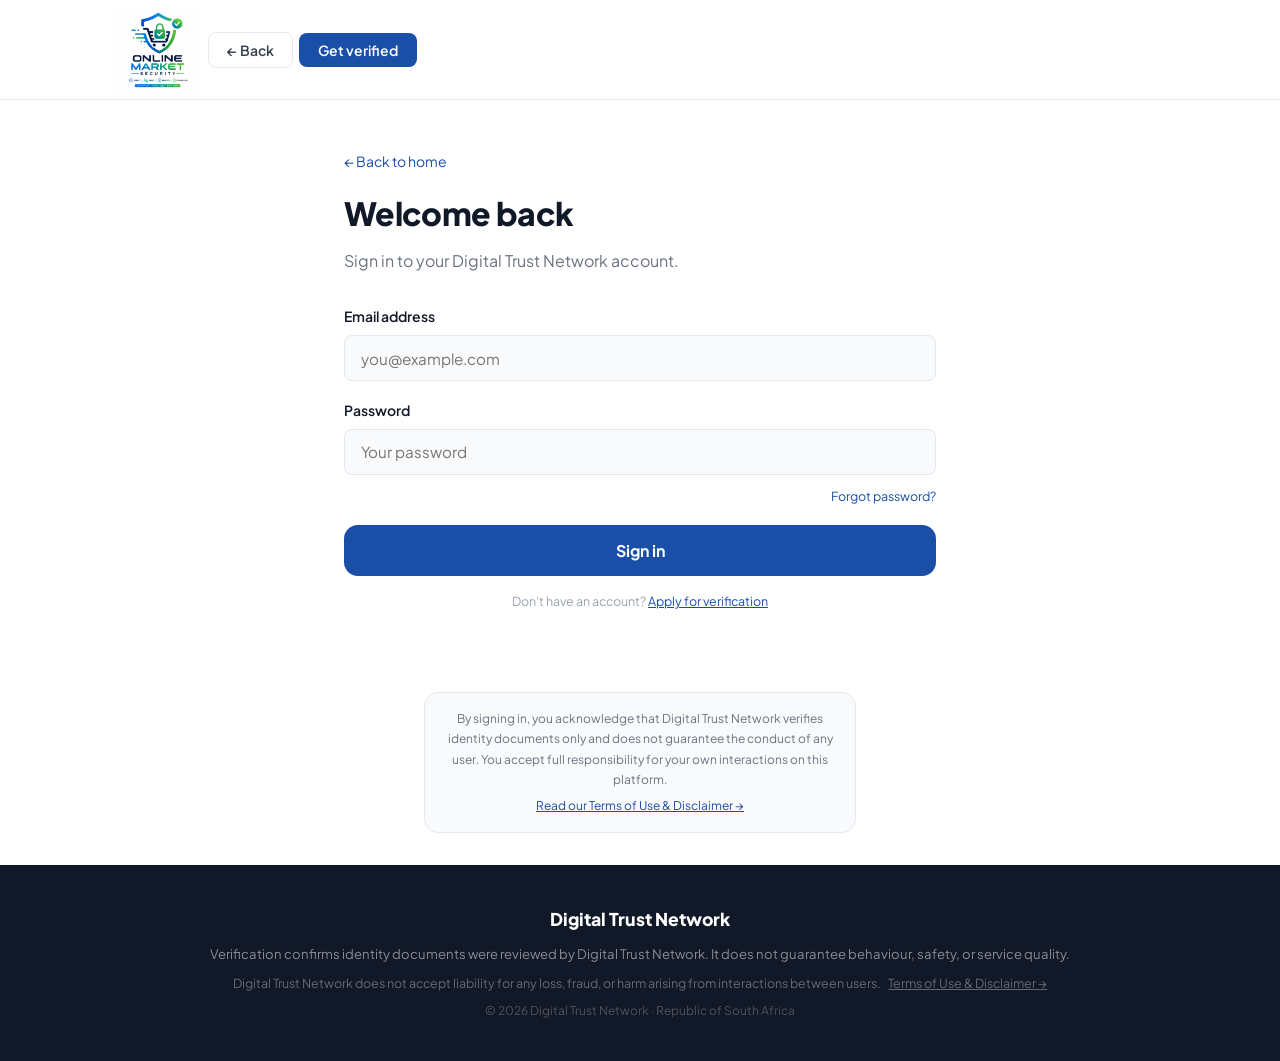
<file: login.html>
<!DOCTYPE html>
<html lang="en">
<head>
<meta charset="UTF-8">
<meta name="viewport" content="width=device-width, initial-scale=1.0">
<title>Sign in — Digital Trust Network</title>
<link rel="stylesheet" href="/styles/main.css">
<link href="https://fonts.googleapis.com/css2?family=Plus+Jakarta+Sans:wght@400;500;600;700;800&display=swap" rel="stylesheet">
</head>
<body>
<nav><div class="nav-inner">
  <a class="logo" href="/"><img src="/logo.png" alt="Online Market Security"
  <div class="nav-actions">
    <button class="btn-nav-ghost" onclick="location.href='/'">&#8592; Back</button>
    <button class="btn-nav-solid" onclick="location.href='/apply.html'">Get verified</button>
  </div>
</div></nav>

<div class="form-page">
  <div class="form-header">
    <a href="/" style="font-size:0.875rem;color:var(--blue);text-decoration:none;display:inline-flex;align-items:center;gap:0.3rem;margin-bottom:1rem">&#8592; Back to home</a>
    <h2>Welcome back</h2>
    <p>Sign in to your Digital Trust Network account.</p>
  </div>
  <div id="loginForm">
    <div id="loginError" class="error-box" style="display:none"></div>
    <div id="loginSuccess" class="success-box" style="display:none;margin-bottom:1rem"></div>
    <div class="form-field">
      <label>Email address</label>
      <input class="form-input" type="email" id="loginEmail" placeholder="you@example.com" onkeydown="if(event.key==='Enter')doLogin()">
    </div>
    <div class="form-field">
      <label>Password</label>
      <input class="form-input" type="password" id="loginPassword" placeholder="Your password" onkeydown="if(event.key==='Enter')doLogin()">
      <div style="text-align:right;margin-top:0.4rem">
        <a href="#" onclick="doForgotPassword()" style="font-size:0.78rem;color:var(--blue);text-decoration:none">Forgot password?</a>
      </div>
    </div>
    <button class="btn-full" onclick="doLogin()" id="loginBtn">Sign in</button>
    <p style="font-size:0.78rem;color:var(--subtle);text-align:center;margin-top:1rem">Don't have an account? <a href="/apply.html" style="color:var(--blue)">Apply for verification</a></p>
  </div>
</div>

<div style="max-width:480px;margin:0 auto;padding:0 1.5rem 2rem">
  <div style="background:var(--bg-soft);border:1px solid var(--border);border-radius:var(--radius);padding:1rem;text-align:center">
    <p style="font-size:0.75rem;color:var(--muted);line-height:1.7">By signing in, you acknowledge that Digital Trust Network verifies identity documents only and does not guarantee the conduct of any user. You accept full responsibility for your own interactions on this platform.</p>
    <a href="/terms.html" style="font-size:0.75rem;color:var(--blue)">Read our Terms of Use &amp; Disclaimer &rarr;</a>
  </div>
</div>

<footer>
  <div class="footer-logo">Digital Trust Network</div>
  <p>Verification confirms identity documents were reviewed by Digital Trust Network. It does not guarantee behaviour, safety, or service quality.</p>
  <p style="margin-top:0.5rem;font-size:0.78rem;opacity:0.7">Digital Trust Network does not accept liability for any loss, fraud, or harm arising from interactions between users. <a href="/terms.html" style="color:inherit;text-decoration:underline;margin-left:0.35rem">Terms of Use &amp; Disclaimer &rarr;</a></p>
  <p style="margin-top:0.4rem;font-size:0.75rem;opacity:0.5">© 2026 Digital Trust Network · Republic of South Africa</p>
</footer>

<script type="module">
import { supabase } from '/src/lib/supabase.js';
window.doLogin = async () => {
  const email = document.getElementById('loginEmail').value.trim();
  const password = document.getElementById('loginPassword').value;
  const err = document.getElementById('loginError');
  const btn = document.getElementById('loginBtn');
  err.style.display = 'none';
  if (!email||!password) { err.textContent='Please enter your email and password.'; err.style.display='block'; return; }
  btn.textContent = 'Signing in...'; btn.disabled = true;
  const { data, error } = await supabase.auth.signInWithPassword({ email, password });
  if (error) { err.textContent=error.message; err.style.display='block'; btn.textContent='Sign in'; btn.disabled=false; return; }
  const { data: profile } = await supabase.from('profiles').select('role').eq('id', data.user.id).maybeSingle();
  window.location.replace(profile?.role === 'admin' ? '/admin.html' : '/dashboard.html');
};
window.doForgotPassword = async () => {
  const email = document.getElementById('loginEmail').value.trim();
  const err = document.getElementById('loginError');
  const succ = document.getElementById('loginSuccess');
  err.style.display = 'none'; succ.style.display = 'none';
  if (!email) { err.textContent='Please enter your email address first.'; err.style.display='block'; return; }
  const { error } = await supabase.auth.resetPasswordForEmail(email, { redirectTo: 'https://trust-net-kappa.vercel.app/reset.html' });
  if (error) { err.textContent='Error: '+error.message; err.style.display='block'; return; }
  succ.textContent='✓ Password reset email sent — check your inbox.';
  succ.style.display = 'block';
};
</script>
</body>
</html>
</file>
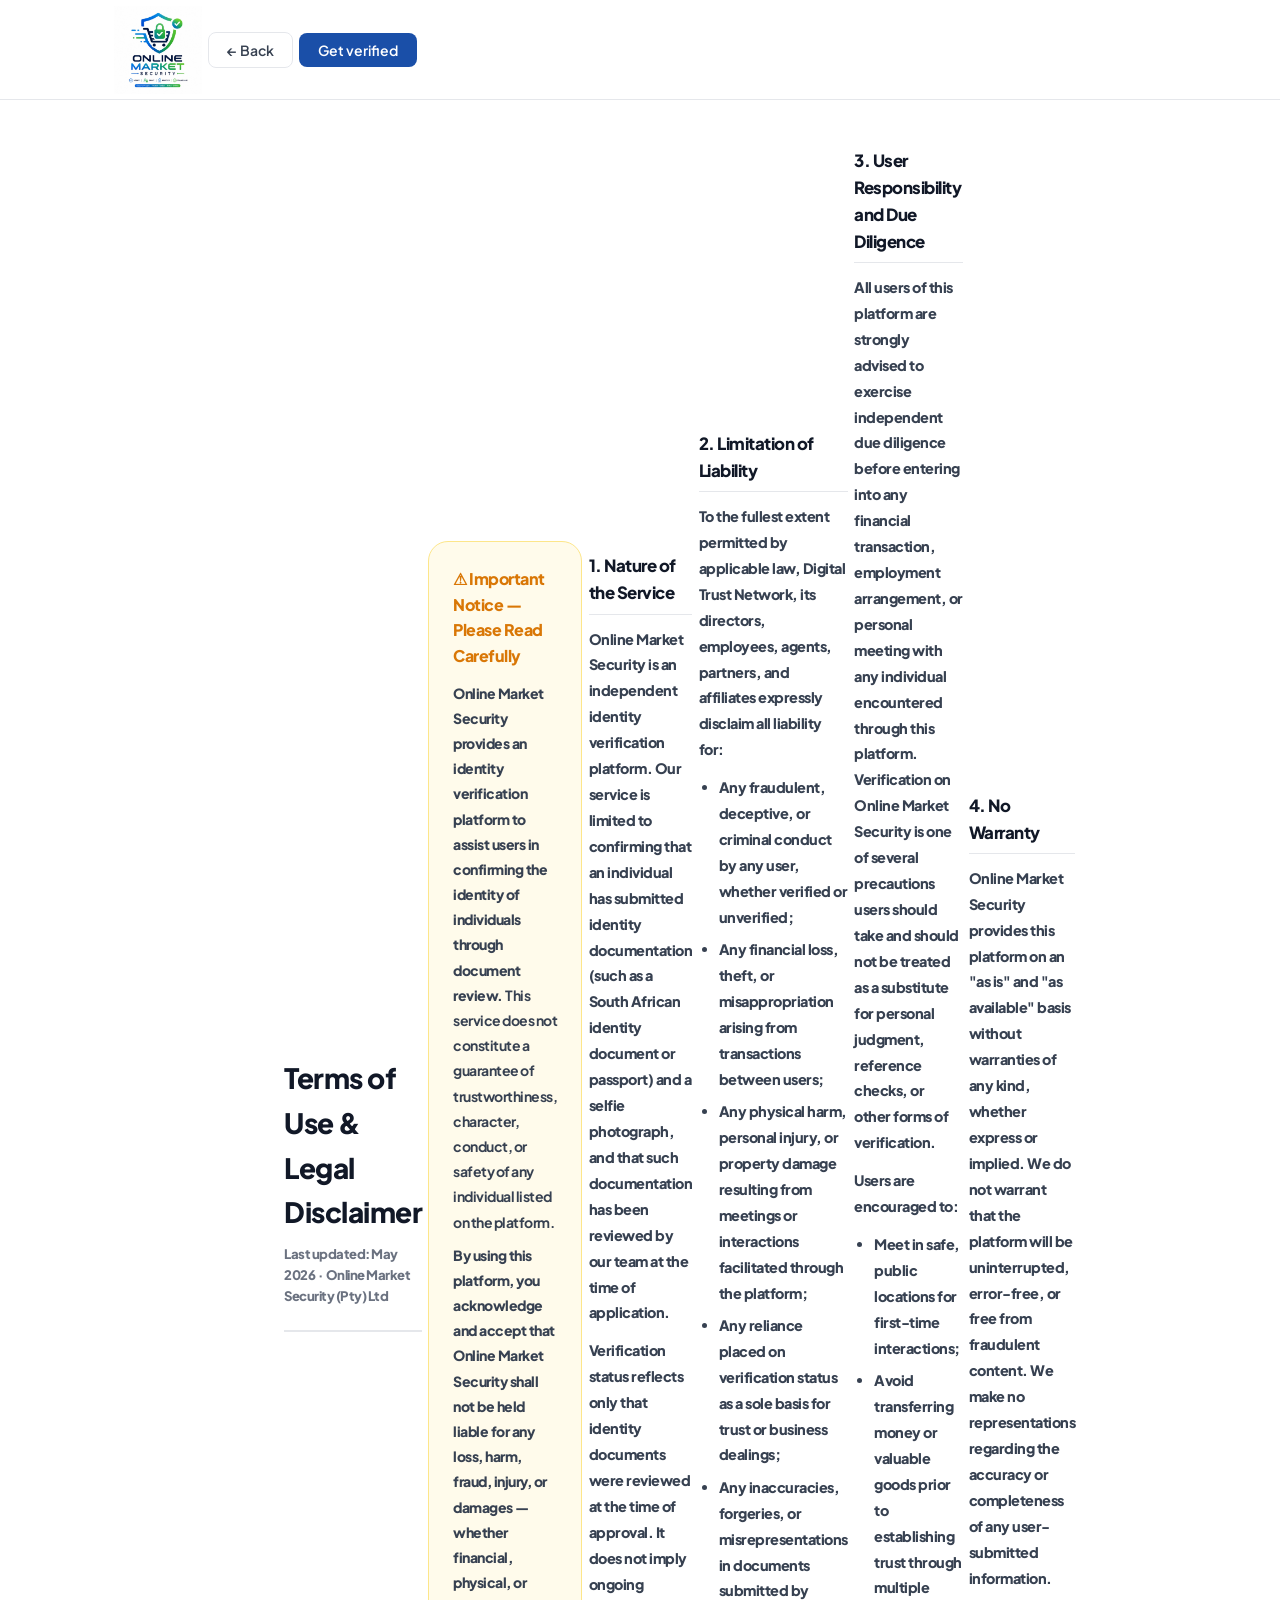
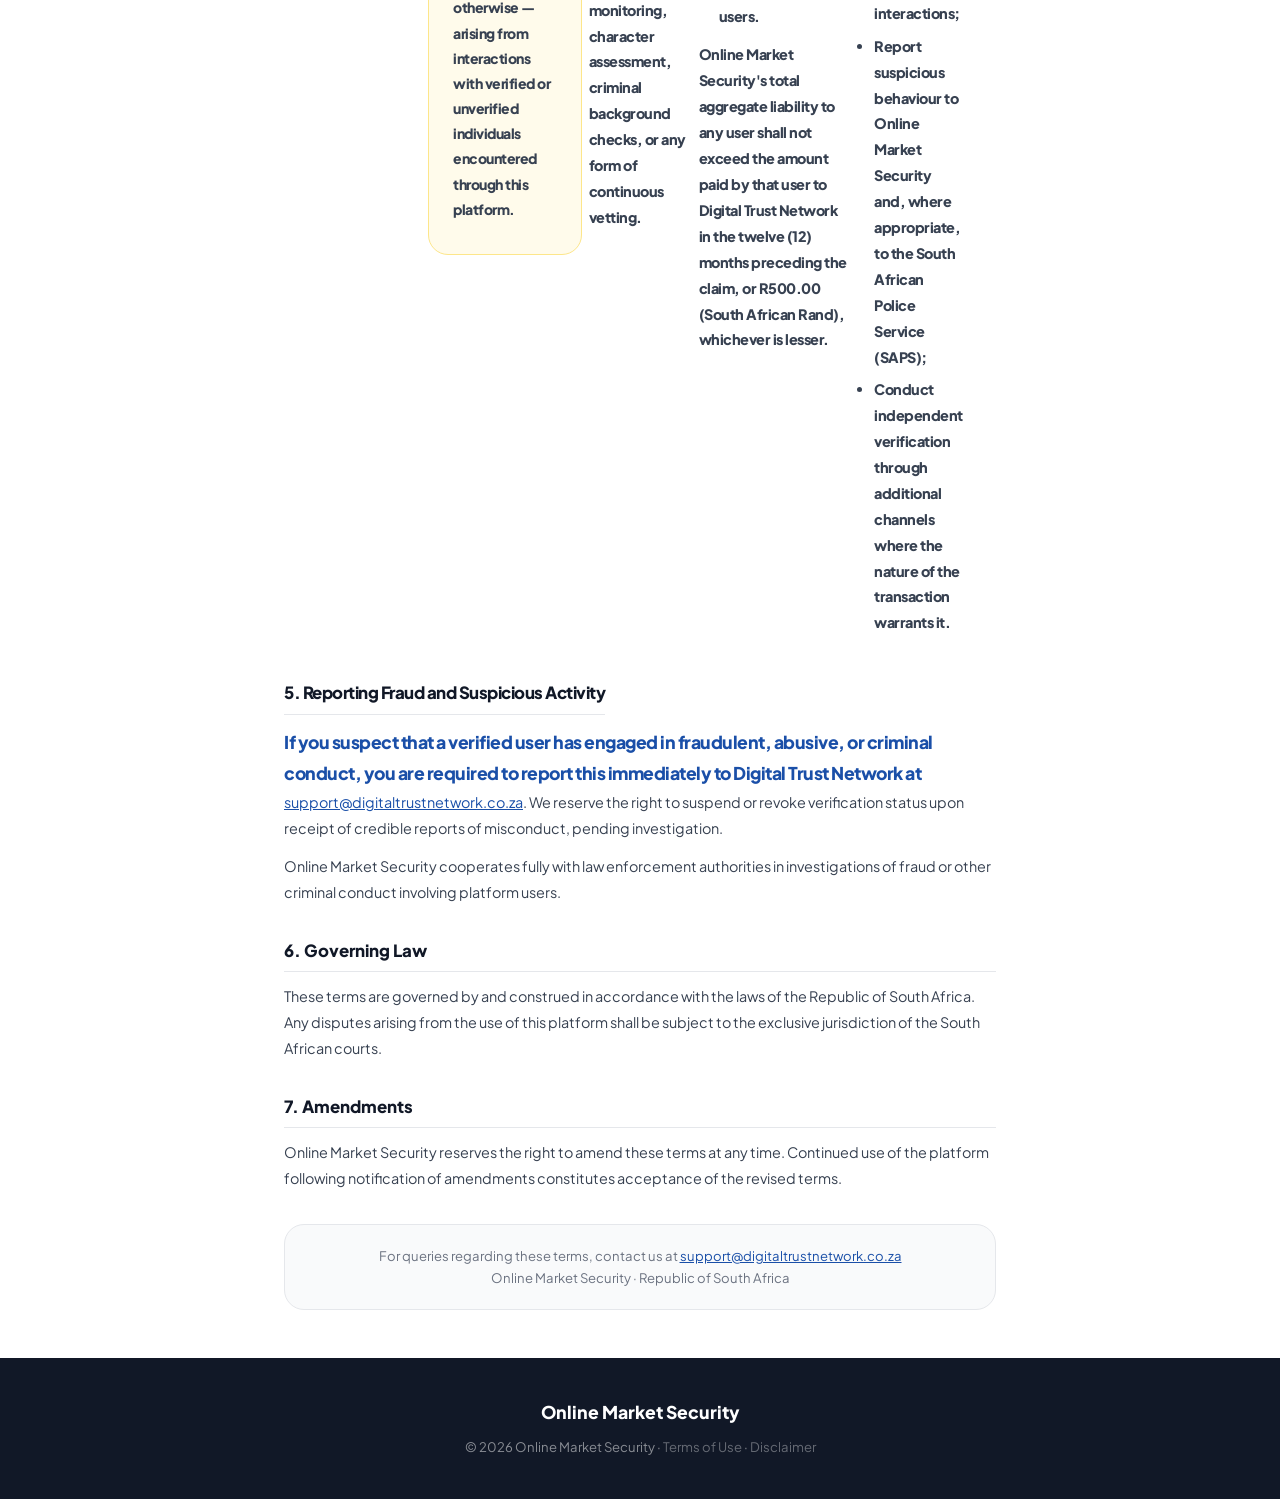
<file: terms.html>
<!DOCTYPE html>
<html lang="en">
<head>
<meta charset="UTF-8">
<meta name="viewport" content="width=device-width, initial-scale=1.0">
<title>Terms of Use & Disclaimer — Online Market Security</title>
<link rel="stylesheet" href="/styles/main.css">
<link href="https://fonts.googleapis.com/css2?family=Plus+Jakarta+Sans:wght@400;500;600;700;800&display=swap" rel="stylesheet">
<style>
.terms-wrap{max-width:760px;margin:0 auto;padding:3rem 1.5rem}
.terms-header{margin-bottom:2.5rem;padding-bottom:1.5rem;border-bottom:2px solid var(--border)}
.terms-title{font-size:1.75rem;font-weight:800;color:var(--ink);margin-bottom:0.5rem}
.terms-date{font-size:0.82rem;color:var(--muted)}
.terms-section{margin-bottom:2rem}
.terms-section h2{font-size:1.05rem;font-weight:800;color:var(--ink);margin-bottom:0.75rem;padding-bottom:0.4rem;border-bottom:1px solid var(--border)}
.terms-section p{font-size:0.9rem;color:var(--body);line-height:1.8;margin-bottom:0.75rem}
.terms-section ul{padding-left:1.25rem;margin-bottom:0.75rem}
.terms-section ul li{font-size:0.9rem;color:var(--body);line-height:1.8;margin-bottom:0.4rem}
.disclaimer-box{background:var(--amber-bg);border:1.5px solid var(--amber-border);border-radius:var(--radius-lg);padding:1.5rem;margin-bottom:2rem}
.disclaimer-box h2{font-size:1rem;font-weight:800;color:var(--amber);margin-bottom:0.75rem}
.disclaimer-box p{font-size:0.875rem;color:var(--body);line-height:1.8;margin-bottom:0.5rem}
</style>
</head>
<body>
<nav><div class="nav-inner">
  <a class="logo" href="/"><img src="/logo.png" alt="Online Market Security"
  <div class="nav-actions">
    <button class="btn-nav-ghost" onclick="history.back()">&#8592; Back</button>
    <button class="btn-nav-solid" onclick="location.href='/apply.html'">Get verified</button>
  </div>
</div></nav>

<div class="terms-wrap">
  <div class="terms-header">
    <div class="terms-title">Terms of Use &amp; Legal Disclaimer</div>
    <div class="terms-date">Last updated: May 2026 &nbsp;·&nbsp; Online Market Security (Pty) Ltd</div>
  </div>

  <div class="disclaimer-box">
    <h2>&#9888; Important Notice — Please Read Carefully</h2>
    <p>Online Market Security provides an identity verification platform to assist users in confirming the identity of individuals through document review. <strong>This service does not constitute a guarantee of trustworthiness, character, conduct, or safety of any individual listed on the platform.</strong></p>
    <p>By using this platform, you acknowledge and accept that Online Market Security shall not be held liable for any loss, harm, fraud, injury, or damages — whether financial, physical, or otherwise — arising from interactions with verified or unverified individuals encountered through this platform.</p>
  </div>

  <div class="terms-section">
    <h2>1. Nature of the Service</h2>
    <p>Online Market Security is an independent identity verification platform. Our service is limited to confirming that an individual has submitted identity documentation (such as a South African identity document or passport) and a selfie photograph, and that such documentation has been reviewed by our team at the time of application.</p>
    <p>Verification status reflects only that identity documents were reviewed at the time of approval. It does not imply ongoing monitoring, character assessment, criminal background checks, or any form of continuous vetting.</p>
  </div>

  <div class="terms-section">
    <h2>2. Limitation of Liability</h2>
    <p>To the fullest extent permitted by applicable law, Digital Trust Network, its directors, employees, agents, partners, and affiliates expressly disclaim all liability for:</p>
    <ul>
      <li>Any fraudulent, deceptive, or criminal conduct by any user, whether verified or unverified;</li>
      <li>Any financial loss, theft, or misappropriation arising from transactions between users;</li>
      <li>Any physical harm, personal injury, or property damage resulting from meetings or interactions facilitated through the platform;</li>
      <li>Any reliance placed on verification status as a sole basis for trust or business dealings;</li>
      <li>Any inaccuracies, forgeries, or misrepresentations in documents submitted by users.</li>
    </ul>
    <p>Online Market Security's total aggregate liability to any user shall not exceed the amount paid by that user to Digital Trust Network in the twelve (12) months preceding the claim, or R500.00 (South African Rand), whichever is lesser.</p>
  </div>

  <div class="terms-section">
    <h2>3. User Responsibility and Due Diligence</h2>
    <p>All users of this platform are strongly advised to exercise independent due diligence before entering into any financial transaction, employment arrangement, or personal meeting with any individual encountered through this platform. Verification on Online Market Security is one of several precautions users should take and should not be treated as a substitute for personal judgment, reference checks, or other forms of verification.</p>
    <p>Users are encouraged to:</p>
    <ul>
      <li>Meet in safe, public locations for first-time interactions;</li>
      <li>Avoid transferring money or valuable goods prior to establishing trust through multiple interactions;</li>
      <li>Report suspicious behaviour to Online Market Security and, where appropriate, to the South African Police Service (SAPS);</li>
      <li>Conduct independent verification through additional channels where the nature of the transaction warrants it.</li>
    </ul>
  </div>

  <div class="terms-section">
    <h2>4. No Warranty</h2>
    <p>Online Market Security provides this platform on an "as is" and "as available" basis without warranties of any kind, whether express or implied. We do not warrant that the platform will be uninterrupted, error-free, or free from fraudulent content. We make no representations regarding the accuracy or completeness of any user-submitted information.</p>
  </div>

  <div class="terms-section">
    <h2>5. Reporting Fraud and Suspicious Activity</h2>
    <p>If you suspect that a verified user has engaged in fraudulent, abusive, or criminal conduct, you are required to report this immediately to Digital Trust Network at <a href="mailto:support@digitaltrustnetwork.co.za" style="color:var(--blue)">support@digitaltrustnetwork.co.za</a>. We reserve the right to suspend or revoke verification status upon receipt of credible reports of misconduct, pending investigation.</p>
    <p>Online Market Security cooperates fully with law enforcement authorities in investigations of fraud or other criminal conduct involving platform users.</p>
  </div>

  <div class="terms-section">
    <h2>6. Governing Law</h2>
    <p>These terms are governed by and construed in accordance with the laws of the Republic of South Africa. Any disputes arising from the use of this platform shall be subject to the exclusive jurisdiction of the South African courts.</p>
  </div>

  <div class="terms-section">
    <h2>7. Amendments</h2>
    <p>Online Market Security reserves the right to amend these terms at any time. Continued use of the platform following notification of amendments constitutes acceptance of the revised terms.</p>
  </div>

  <div style="background:var(--bg-soft);border:1px solid var(--border);border-radius:var(--radius-lg);padding:1.25rem;margin-top:2rem;text-align:center">
    <p style="font-size:0.82rem;color:var(--muted);line-height:1.7">For queries regarding these terms, contact us at <a href="mailto:support@digitaltrustnetwork.co.za" style="color:var(--blue)">support@digitaltrustnetwork.co.za</a><br>Online Market Security · Republic of South Africa</p>
  </div>
</div>

<footer>
  <div class="footer-logo">Online Market Security</div>
  <p>© 2026 Online Market Security · <a href="/terms.html" style="color:inherit;opacity:0.7">Terms of Use</a> · <a href="/terms.html" style="color:inherit;opacity:0.7">Disclaimer</a></p>
</footer>
</body>
</html>
</file>
<file: styles/main.css>
:root{--blue:#1a4fa8;--blue-mid:#2563c7;--blue-light:#e8f0fc;--blue-pale:#f0f5ff;--ink:#111827;--body:#374151;--muted:#6b7280;--subtle:#9ca3af;--border:#e5e7eb;--bg:#ffffff;--bg-soft:#f9fafb;--green:#16a34a;--green-bg:#f0fdf4;--green-border:#bbf7d0;--amber:#d97706;--amber-bg:#fffbeb;--amber-border:#fde68a;--red:#dc2626;--red-bg:#fef2f2;--red-border:#fecaca;--radius-sm:8px;--radius:14px;--radius-lg:20px;--radius-xl:28px;--shadow-sm:0 1px 3px rgba(0,0,0,.07),0 1px 2px rgba(0,0,0,.04);--shadow:0 4px 16px rgba(0,0,0,.08),0 1px 4px rgba(0,0,0,.04);--shadow-lg:0 12px 40px rgba(0,0,0,.1),0 4px 12px rgba(0,0,0,.05);--shadow-blue:0 8px 32px rgba(26,79,168,.18)}
*,*::before,*::after{box-sizing:border-box;margin:0;padding:0}
html{scroll-behavior:smooth}
body{font-family:'Plus Jakarta Sans',sans-serif;background:var(--bg);color:var(--ink);line-height:1.6;-webkit-font-smoothing:antialiased}
.container{max-width:1100px;margin:0 auto;padding:0 1.5rem}
nav{position:sticky;top:0;z-index:100;background:rgba(255,255,255,.92);backdrop-filter:blur(16px);border-bottom:1px solid var(--border);height:100px}
.nav-inner{max-width:1100px;margin:0 auto;padding:0 1.5rem;height:100%;display:flex;align-items:center;justify-content:space-between;gap:1rem}
.logo{font-weight:800;font-size:1.1rem;color:var(--blue);letter-spacing:-.5px;text-decoration:none;display:flex;align-items:center;gap:.4rem;flex-shrink:0}
.logo img{height:88px;width:auto;object-fit:contain;display:block}
.logo-mark{width:48px;height:48px;border-radius:4px;display:flex;align-items:center;justify-content:center;flex-shrink:0;overflow:hidden;background:transparent}
.logo-mark img{width:100%;height:100%;object-fit:contain}
.nav-links{display:flex;align-items:center;gap:.25rem;list-style:none;padding:0;margin:0}
.nav-links a{padding:.5rem .85rem;border-radius:var(--radius-sm);font-size:.9rem;font-weight:500;color:var(--body);text-decoration:none !important;transition:all .15s;text-decoration:none}
.nav-links a:hover{background:var(--bg-soft);color:var(--ink)}
.nav-actions{display:flex;gap:.6rem;align-items:center;flex-shrink:0}
.btn-nav-ghost{padding:.5rem 1.1rem;border-radius:var(--radius-sm);border:1.5px solid var(--border);background:transparent;color:var(--body);font-size:.875rem;font-weight:600;font-family:inherit;cursor:pointer;transition:all .15s;white-space:nowrap}
.btn-nav-ghost:hover{border-color:var(--blue);color:var(--blue);background:var(--blue-pale)}
.btn-nav-solid{padding:.5rem 1.2rem;border-radius:var(--radius-sm);background:var(--blue);border:none;color:#fff;font-size:.875rem;font-weight:600;font-family:inherit;cursor:pointer;transition:all .15s;white-space:nowrap}
.btn-nav-solid:hover{background:var(--blue-mid);transform:translateY(-1px);box-shadow:var(--shadow-blue)}
.hero{background:linear-gradient(160deg,#f0f5ff 0%,#fdfcfa 60%,#f0fdf4 100%);padding:5rem 1.5rem 4rem;position:relative;overflow:hidden}
.hero-inner{max-width:1100px;margin:0 auto;display:grid;grid-template-columns:1fr 1fr;gap:4rem;align-items:center}
.hero-tag{display:inline-flex;align-items:center;gap:.5rem;background:var(--blue-light);color:var(--blue);font-size:.78rem;font-weight:700;letter-spacing:.06em;text-transform:uppercase;padding:.35rem .9rem;border-radius:999px;margin-bottom:1.5rem}
.hero h1{font-size:clamp(2.2rem,4.5vw,3.2rem);font-weight:800;line-height:1.12;letter-spacing:-.03em;color:var(--ink);margin-bottom:1.25rem}
.hero h1 .highlight{color:var(--blue)}
.hero-sub{font-size:1.1rem;color:var(--body);line-height:1.75;max-width:480px;margin-bottom:2.25rem}
.hero-actions{display:flex;gap:.75rem;flex-wrap:wrap}
.btn-primary{padding:.85rem 1.75rem;background:var(--blue);color:#fff;border:none;border-radius:var(--radius);font-size:1rem;font-weight:700;font-family:inherit;cursor:pointer;transition:all .2s;box-shadow:var(--shadow-blue)}
.btn-primary:hover{background:var(--blue-mid);transform:translateY(-2px)}
.btn-secondary{padding:.85rem 1.75rem;background:#fff;color:var(--blue);border:1.5px solid var(--blue);border-radius:var(--radius);font-size:1rem;font-weight:700;font-family:inherit;cursor:pointer;transition:all .2s}
.btn-secondary:hover{background:var(--blue-pale);transform:translateY(-2px)}
.hero-trust-row{display:flex;align-items:center;gap:1.25rem;margin-top:2rem;padding-top:2rem;border-top:1px solid rgba(0,0,0,.07);flex-wrap:wrap}
.trust-chip{display:flex;align-items:center;gap:.4rem;font-size:.82rem;font-weight:600;color:var(--muted)}
.hero-visual{display:flex;justify-content:center;align-items:center}
.hero-card-stack{position:relative;width:320px;height:360px}
.hc-main{background:#fff;border-radius:var(--radius-xl);padding:1.75rem;box-shadow:var(--shadow-lg);position:absolute;top:30px;left:0;right:0;border:1px solid var(--border)}
.hc-float{background:#fff;border-radius:var(--radius);padding:.85rem 1.1rem;box-shadow:var(--shadow);border:1px solid var(--border);position:absolute;display:flex;align-items:center;gap:.6rem;font-size:.82rem;font-weight:600}
.hc-float-1{top:0;right:-20px}.hc-float-2{bottom:10px;left:-20px}
.float-dot{width:8px;height:8px;border-radius:50%;display:inline-block}.dot-green{background:var(--green)}.dot-blue{background:var(--blue)}
.hc-avatar-wrap{display:flex;flex-direction:column;align-items:center;margin-bottom:1.25rem}
.hc-avatar{width:72px;height:72px;border-radius:50%;background:linear-gradient(135deg,#dbeafe,#bfdbfe);display:flex;align-items:center;justify-content:center;font-size:2rem;margin-bottom:.6rem;border:3px solid #fff;box-shadow:0 0 0 3px var(--blue-light)}
.hc-name{font-weight:700;font-size:1.05rem}.hc-role{font-size:.8rem;color:var(--muted)}
.verified-badge-large{display:flex;align-items:center;justify-content:center;gap:.5rem;background:var(--green-bg);border:1.5px solid var(--green-border);color:var(--green);font-weight:700;font-size:.9rem;padding:.6rem 1.2rem;border-radius:var(--radius-sm);margin:.75rem 0}
.hc-detail-row{display:flex;justify-content:space-between;gap:.75rem}
.hc-detail{flex:1;background:var(--bg-soft);border-radius:var(--radius-sm);padding:.6rem .75rem}
.hc-detail .lbl{font-size:.68rem;color:var(--subtle);text-transform:uppercase;letter-spacing:.05em;margin-bottom:.15rem}
.hc-detail .val{font-size:.82rem;font-weight:600}
.verify-section{padding:5rem 1.5rem;background:var(--bg)}
.verify-section-inner{max-width:720px;margin:0 auto;text-align:center}
.section-label{font-size:.78rem;font-weight:700;letter-spacing:.1em;text-transform:uppercase;color:var(--blue);margin-bottom:.75rem}
.section-title{font-size:clamp(1.7rem,3vw,2.4rem);font-weight:800;letter-spacing:-.02em;margin-bottom:.75rem}
.section-sub{font-size:1rem;color:var(--body);max-width:480px;margin:0 auto 2.5rem;line-height:1.7}
.verify-widget{background:#fff;border:1px solid var(--border);border-radius:var(--radius-xl);padding:2.25rem;box-shadow:var(--shadow-lg);text-align:left}
.widget-tabs{display:flex;gap:.375rem;background:var(--bg-soft);border-radius:var(--radius);padding:4px;margin-bottom:1.75rem;border:1px solid var(--border)}
.wtab{flex:1;padding:.65rem .5rem;border-radius:calc(var(--radius) - 2px);border:none;font-family:inherit;font-size:.875rem;font-weight:600;cursor:pointer;transition:all .18s;background:transparent;color:var(--muted)}
.wtab.active{background:#fff;color:var(--blue);box-shadow:var(--shadow-sm);border:1px solid var(--border)}
.tab-pane{display:none}.tab-pane.active{display:block}
.input-group{margin-bottom:1rem}
.input-group label{display:block;font-size:.875rem;font-weight:600;margin-bottom:.5rem;color:var(--ink)}
.code-input{width:100%;padding:1rem 1.25rem;border:1.5px solid var(--border);border-radius:var(--radius);font-size:1.15rem;font-family:'Plus Jakarta Sans',monospace;font-weight:700;letter-spacing:.1em;text-align:center;color:var(--ink);background:var(--bg-soft);transition:all .2s;text-transform:uppercase}
.code-input::placeholder{font-weight:400;font-size:.95rem;letter-spacing:.04em;color:var(--subtle);text-transform:none}
.code-input:focus{outline:none;border-color:var(--blue);background:#fff;box-shadow:0 0 0 3px var(--blue-light)}
.btn-full{width:100%;padding:.95rem;background:var(--blue);color:#fff;border:none;border-radius:var(--radius);font-size:1rem;font-weight:700;font-family:inherit;cursor:pointer;transition:all .2s}
.btn-full:hover{background:var(--blue-mid);transform:translateY(-1px);box-shadow:var(--shadow-blue)}
.input-hint{font-size:.78rem;color:var(--subtle);text-align:center;margin-top:.75rem}
.input-hint span{color:var(--blue);font-weight:600}
.qr-scan-box{border:2px dashed var(--border);border-radius:var(--radius-lg);padding:2.5rem 1.5rem;text-align:center;background:var(--bg-soft);position:relative;overflow:hidden}
.scan-anim{position:absolute;left:10%;right:10%;height:2px;background:linear-gradient(90deg,transparent,var(--blue),transparent);border-radius:2px;top:20%;animation:scan 2.5s ease-in-out infinite}
@keyframes scan{0%{top:20%}50%{top:75%}100%{top:20%}}
.qr-scan-icon{font-size:2.5rem;margin-bottom:.75rem}
.qr-scan-box h4{font-weight:700;font-size:1rem;color:var(--ink);margin-bottom:.25rem}
.qr-scan-box p{font-size:.82rem;color:var(--muted)}
.or-row{display:flex;align-items:center;gap:1rem;margin:1.25rem 0;color:var(--subtle);font-size:.82rem}
.or-row::before,.or-row::after{content:'';flex:1;height:1px;background:var(--border)}
.result-wrap{margin-top:1.5rem;display:none;animation:slideUp .3s ease}
.result-wrap.show{display:block}
@keyframes slideUp{from{opacity:0;transform:translateY(10px)}to{opacity:1;transform:translateY(0)}}
.result-card{border-radius:var(--radius-lg);border:1.5px solid var(--border);overflow:hidden}
.result-card.verified{border-color:var(--green-border)}.result-card.expired{border-color:var(--red-border)}.result-card.pending{border-color:var(--amber-border)}
.result-top{padding:1.5rem;display:flex;align-items:center;gap:1.25rem;background:#fff;flex-wrap:wrap}
.r-avatar{width:64px;height:64px;border-radius:50%;background:linear-gradient(135deg,var(--blue-light),#dbeafe);display:flex;align-items:center;justify-content:center;font-size:1.75rem;flex-shrink:0;border:3px solid #fff;box-shadow:var(--shadow-sm)}
.r-name{font-weight:700;font-size:1.1rem;margin-bottom:.15rem}
.r-cat{font-size:.82rem;color:var(--muted)}
.status-pill{margin-left:auto;display:inline-flex;align-items:center;gap:.35rem;padding:.4rem 1rem;border-radius:999px;font-size:.82rem;font-weight:700;flex-shrink:0}
.sp-verified{background:var(--green-bg);color:var(--green);border:1px solid var(--green-border)}
.sp-expired{background:var(--red-bg);color:var(--red);border:1px solid var(--red-border)}
.sp-pending{background:var(--amber-bg);color:var(--amber);border:1px solid var(--amber-border)}
.result-body{padding:1.25rem 1.5rem;background:var(--bg-soft)}
.checks-row{display:flex;gap:.5rem;flex-wrap:wrap;margin-bottom:1rem}
.check-badge{display:flex;align-items:center;gap:.35rem;background:var(--green-bg);border:1px solid var(--green-border);color:var(--green);padding:.3rem .75rem;border-radius:var(--radius-sm);font-size:.78rem;font-weight:600}
.dates-row{display:grid;grid-template-columns:1fr 1fr;gap:.5rem}
.date-box{background:#fff;border:1px solid var(--border);border-radius:var(--radius-sm);padding:.65rem .85rem}
.date-box .dl{font-size:.7rem;color:var(--subtle);text-transform:uppercase;letter-spacing:.05em;margin-bottom:.15rem}
.date-box .dv{font-size:.875rem;font-weight:700}
.disclaimer{font-size:.72rem;color:var(--subtle);margin-top:1rem;line-height:1.6;background:#fff;border:1px solid var(--border);border-radius:var(--radius-sm);padding:.65rem .85rem}
.how-section{padding:5.5rem 1.5rem;background:var(--bg-soft)}
.how-grid{display:grid;grid-template-columns:repeat(3,1fr);gap:1.5rem;margin-top:3rem}
.how-card{background:#fff;border:1px solid var(--border);border-radius:var(--radius-lg);padding:2rem 1.75rem;transition:all .2s}
.how-card:hover{transform:translateY(-3px);box-shadow:var(--shadow)}
.step-num{width:36px;height:36px;background:var(--blue);color:#fff;border-radius:50%;display:flex;align-items:center;justify-content:center;font-weight:800;font-size:.9rem;margin-bottom:1.25rem}
.how-icon{font-size:2rem;margin-bottom:1rem}
.how-card h3{font-weight:700;font-size:1.1rem;margin-bottom:.5rem}
.how-card p{font-size:.875rem;color:var(--body);line-height:1.7}
.trust-section{padding:5.5rem 1.5rem;background:#fff}
.trust-grid{display:grid;grid-template-columns:repeat(3,1fr);gap:1.5rem;margin-top:3rem}
.trust-card{border-radius:var(--radius-lg);padding:2rem;border:1.5px solid;transition:all .2s}
.trust-card:hover{transform:translateY(-2px);box-shadow:var(--shadow)}
.tc-full{border-color:var(--green-border);background:var(--green-bg)}.tc-partial{border-color:var(--amber-border);background:var(--amber-bg)}.tc-expired{border-color:var(--red-border);background:var(--red-bg)}
.trust-icon{font-size:2.25rem;margin-bottom:1rem}
.trust-card h3{font-weight:700;font-size:1.05rem;margin-bottom:.5rem}
.tc-full h3{color:var(--green)}.tc-partial h3{color:var(--amber)}.tc-expired h3{color:var(--red)}
.trust-card p{font-size:.82rem;line-height:1.7}
.tc-full p{color:#15803d}.tc-partial p{color:#92400e}.tc-expired p{color:#991b1b}
.uses-section{padding:5.5rem 1.5rem;background:var(--bg-soft)}
.uses-grid{display:grid;grid-template-columns:repeat(2,1fr);gap:1rem;margin-top:3rem}
.use-card{background:#fff;border:1px solid var(--border);border-radius:var(--radius-lg);padding:1.75rem;display:flex;align-items:flex-start;gap:1.25rem;transition:all .2s}
.use-card:hover{box-shadow:var(--shadow);transform:translateY(-2px)}
.use-icon-wrap{width:52px;height:52px;border-radius:var(--radius);flex-shrink:0;display:flex;align-items:center;justify-content:center;font-size:1.5rem}
.ui-blue{background:var(--blue-light)}.ui-green{background:var(--green-bg)}.ui-amber{background:var(--amber-bg)}.ui-purple{background:#f3e8ff}
.use-card h4{font-weight:700;font-size:.975rem;margin-bottom:.35rem}
.use-card p{font-size:.82rem;color:var(--body);line-height:1.65}
.cta-banner{background:linear-gradient(135deg,var(--blue) 0%,#1e40af 100%);padding:5rem 1.5rem;text-align:center;color:#fff}
.cta-banner h2{font-size:clamp(1.8rem,3vw,2.5rem);font-weight:800;letter-spacing:-.02em;margin-bottom:1rem}
.cta-banner p{font-size:1.05rem;opacity:.85;max-width:480px;margin:0 auto 2rem;line-height:1.7}
.cta-btns{display:flex;gap:.75rem;justify-content:center;flex-wrap:wrap}
.btn-white{padding:.85rem 1.75rem;background:#fff;color:var(--blue);border:none;border-radius:var(--radius);font-size:.975rem;font-weight:700;font-family:inherit;cursor:pointer;transition:all .2s}
.btn-white:hover{background:var(--blue-pale);transform:translateY(-2px)}
.btn-outline-white{padding:.85rem 1.75rem;background:transparent;color:#fff;border:2px solid rgba(255,255,255,.4);border-radius:var(--radius);font-size:.975rem;font-weight:700;font-family:inherit;cursor:pointer;transition:all .2s}
.btn-outline-white:hover{border-color:#fff;background:rgba(255,255,255,.1)}
footer{background:var(--ink);color:rgba(255,255,255,.5);padding:2.5rem 1.5rem;text-align:center;font-size:.82rem;line-height:1.7}
.footer-logo{color:#fff;font-weight:800;font-size:1.1rem;margin-bottom:.5rem}
footer a{color:rgba(255,255,255,.6);text-decoration:none}
footer a:hover{color:#fff}
.auth-page{min-height:calc(100vh - 64px);display:flex;align-items:center;justify-content:center;padding:3rem 1.5rem;background:var(--bg-soft)}
.auth-card{background:#fff;border:1px solid var(--border);border-radius:var(--radius-xl);padding:2.5rem;max-width:420px;width:100%;box-shadow:var(--shadow-lg);text-align:center}
.auth-icon{font-size:2.5rem;margin-bottom:1rem}
.auth-card h2{font-size:1.5rem;font-weight:800;margin-bottom:.4rem}
.auth-sub{color:var(--muted);font-size:.875rem;margin-bottom:1.5rem}
.auth-footer{font-size:.78rem;color:var(--muted);margin-top:1rem}
.auth-footer a{color:var(--blue);font-weight:600;text-decoration:none}
.form-page{max-width:640px;margin:0 auto;padding:3rem 1.5rem 5rem}
.form-header{margin-bottom:2rem}
.form-header h2{font-size:2rem;font-weight:800;letter-spacing:-.02em;margin-bottom:.5rem}
.form-header p{color:var(--muted)}
.form-field{margin-bottom:1.1rem;text-align:left}
.form-field label{display:block;font-size:.875rem;font-weight:600;margin-bottom:.45rem}
.form-input{width:100%;padding:.8rem 1rem;border:1.5px solid var(--border);border-radius:var(--radius-sm);font-size:.95rem;font-family:inherit;color:var(--ink);background:var(--bg-soft);transition:all .2s}
.form-input:focus{outline:none;border-color:var(--blue);background:#fff;box-shadow:0 0 0 3px var(--blue-light)}
.form-row{display:grid;grid-template-columns:1fr 1fr;gap:1rem}
.upload-box{border:2px dashed var(--border);border-radius:var(--radius-lg);padding:2rem;text-align:center;cursor:pointer;transition:all .2s;background:var(--bg-soft)}
.upload-box:hover{border-color:var(--blue);background:var(--blue-pale)}
.upload-icon{font-size:1.75rem;margin-bottom:.5rem}
.upload-box p{font-size:.875rem;color:var(--muted)}
.success-box{background:var(--green-bg);border:1px solid var(--green-border);border-radius:var(--radius-xl);padding:2.5rem;text-align:center;display:none}
.success-box h3{font-size:1.5rem;font-weight:800;color:var(--green);margin-bottom:.5rem}
.success-box p{color:#15803d;font-size:.95rem}
.error-box{background:var(--red-bg);border:1px solid var(--red-border);border-radius:var(--radius-sm);padding:.75rem 1rem;font-size:.875rem;color:var(--red);margin-bottom:1rem;text-align:left}
.dashboard{max-width:1000px;margin:0 auto;padding:2.5rem 1.5rem 5rem}
.dash-top{display:flex;align-items:center;justify-content:space-between;margin-bottom:2rem;flex-wrap:wrap;gap:1rem}
.dash-greet .time-tag{font-size:.78rem;font-weight:600;color:var(--muted);text-transform:uppercase;letter-spacing:.07em;margin-bottom:.3rem}
.dash-greet h2{font-size:1.7rem;font-weight:800;letter-spacing:-.02em}
.dash-greet h2 span{color:var(--blue)}
.dash-grid{display:grid;grid-template-columns:1fr 1fr;gap:1.25rem}
.dash-card{background:#fff;border:1px solid var(--border);border-radius:var(--radius-lg);overflow:hidden}
.dash-card.span2{grid-column:span 2}
.dc-head{padding:1.1rem 1.4rem;border-bottom:1px solid var(--border);display:flex;align-items:center;justify-content:space-between}
.dc-title{font-weight:700;font-size:.95rem}
.dc-badge{font-size:.72rem;font-weight:700;padding:.2rem .65rem;border-radius:999px}
.dcb-blue{background:var(--blue-light);color:var(--blue)}.dcb-green{background:var(--green-bg);color:var(--green)}.dcb-amber{background:var(--amber-bg);color:var(--amber)}.dcb-red{background:var(--red-bg);color:var(--red)}
.dc-body{padding:1.4rem}
.my-profile-row{display:flex;align-items:center;gap:1rem;margin-bottom:1.4rem;flex-wrap:wrap}
.my-avatar{width:60px;height:60px;border-radius:50%;background:linear-gradient(135deg,var(--blue-light),#bfdbfe);display:flex;align-items:center;justify-content:center;font-size:1.6rem;flex-shrink:0;border:3px solid #fff;box-shadow:0 0 0 2px var(--blue-light)}
.my-name{font-weight:700;font-size:1.1rem}.my-cat{font-size:.82rem;color:var(--muted)}.my-status{margin-left:auto}
.two-col{display:grid;grid-template-columns:1fr 1fr;gap:.75rem;margin-bottom:1.25rem}
.info-box{background:var(--bg-soft);border:1px solid var(--border);border-radius:var(--radius-sm);padding:.7rem .9rem}
.info-box .ib-label{font-size:.7rem;color:var(--subtle);text-transform:uppercase;letter-spacing:.05em;margin-bottom:.15rem}
.info-box .ib-val{font-size:.875rem;font-weight:700}
.id-row{background:var(--bg-soft);border:1px solid var(--border);border-radius:var(--radius-sm);padding:.75rem 1rem;display:flex;align-items:center;justify-content:space-between;font-family:monospace;font-weight:700;font-size:1rem;letter-spacing:.08em}
.copy-btn{padding:.3rem .75rem;background:#fff;border:1px solid var(--border);border-radius:var(--radius-sm);font-size:.75rem;font-weight:600;font-family:inherit;cursor:pointer;color:var(--body);transition:all .15s}
.copy-btn:hover{border-color:var(--blue);color:var(--blue);background:var(--blue-pale)}
.expiry-wrap{margin-top:1.1rem}
.expiry-labels{display:flex;justify-content:space-between;font-size:.75rem;color:var(--muted);margin-bottom:.4rem;font-weight:600}
.expiry-track{height:8px;background:var(--bg-soft);border-radius:999px;overflow:hidden;border:1px solid var(--border)}
.expiry-fill{height:100%;border-radius:999px;transition:width 1s ease}
.ef-good{background:linear-gradient(90deg,var(--green),#4ade80)}.ef-warn{background:linear-gradient(90deg,var(--amber),#fbbf24)}.ef-bad{background:linear-gradient(90deg,var(--red),#f87171)}
.qr-center{display:flex;flex-direction:column;align-items:center;gap:1rem}
.qr-box{background:#fff;padding:1rem;border-radius:var(--radius);box-shadow:var(--shadow);border:1px solid var(--border)}
.qr-link{font-size:.72rem;color:var(--subtle);font-family:monospace;text-align:center;word-break:break-all}
.share-grid{display:grid;grid-template-columns:1fr 1fr;gap:.5rem;width:100%}
.share-btn{display:flex;align-items:center;justify-content:center;gap:.4rem;padding:.65rem .5rem;border-radius:var(--radius-sm);font-size:.8rem;font-weight:700;font-family:inherit;cursor:pointer;border:none;transition:all .15s}
.sb-wa{background:#dcfce7;color:#15803d;border:1px solid #bbf7d0}.sb-wa:hover{background:#bbf7d0}
.sb-link{background:var(--blue-light);color:var(--blue);border:1px solid #bfdbfe}.sb-link:hover{background:#bfdbfe}
.sb-code{background:var(--bg-soft);color:var(--body);border:1px solid var(--border)}.sb-code:hover{border-color:var(--blue);color:var(--blue);background:var(--blue-pale)}
.sb-dl{background:var(--bg-soft);color:var(--body);border:1px solid var(--border)}.sb-dl:hover{border-color:var(--blue);color:var(--blue);background:var(--blue-pale)}
.lookup-form{display:flex;gap:.75rem;margin-bottom:.75rem}
.lookup-input{flex:1;padding:.8rem 1rem;border:1.5px solid var(--border);border-radius:var(--radius-sm);font-size:.95rem;font-family:inherit;color:var(--ink);background:var(--bg-soft);transition:all .2s;text-transform:uppercase;font-weight:600;letter-spacing:.06em}
.lookup-input::placeholder{text-transform:none;font-weight:400;letter-spacing:0;color:var(--subtle)}
.lookup-input:focus{outline:none;border-color:var(--blue);background:#fff;box-shadow:0 0 0 3px var(--blue-light)}
.lookup-btn{padding:.8rem 1.4rem;background:var(--blue);color:#fff;border:none;border-radius:var(--radius-sm);font-size:.875rem;font-weight:700;font-family:inherit;cursor:pointer;transition:all .2s;white-space:nowrap}
.lookup-btn:hover{background:var(--blue-mid)}
.lookup-result{margin-top:1.1rem;display:none}.lookup-result.show{display:block;animation:slideUp .3s ease}
.vr-inner{background:var(--bg-soft);border:1px solid var(--border);border-radius:var(--radius);padding:1.25rem}
.vr-row{display:flex;align-items:center;gap:1rem}
.vr-avatar{width:46px;height:46px;border-radius:50%;background:var(--blue-light);display:flex;align-items:center;justify-content:center;font-size:1.3rem;flex-shrink:0}
.vr-info{flex:1}.vr-name{font-family:inherit;font-weight:700;font-size:1rem}.vr-cat{font-size:.8rem;color:var(--muted)}
.vr-dates-row{display:flex;gap:.5rem;margin-top:.75rem;flex-wrap:wrap}
.vr-date-chip{background:#fff;border:1px solid var(--border);border-radius:var(--radius-sm);padding:.35rem .7rem;font-size:.75rem}
.vr-date-chip .vdl{color:var(--muted);font-size:.68rem;text-transform:uppercase;letter-spacing:.04em}.vr-date-chip .vdv{font-weight:600}
.admin-wrap{max-width:1100px;margin:0 auto;padding:2.5rem 1.5rem 5rem}
.admin-header{display:flex;align-items:center;justify-content:space-between;margin-bottom:2rem;flex-wrap:wrap;gap:1rem}
.admin-header h2{font-size:2rem;font-weight:800;letter-spacing:-.02em}
.admin-stats{display:grid;grid-template-columns:repeat(3,1fr);gap:1rem;margin-bottom:2rem}
.stat-card{background:#fff;border:1px solid var(--border);border-radius:var(--radius-lg);padding:1.25rem 1.5rem}
.stat-card .num{font-family:inherit;font-weight:800;font-size:2.5rem;line-height:1}
.stat-card .lbl{font-size:.8rem;color:var(--muted);text-transform:uppercase;letter-spacing:.06em;margin-top:.25rem}
.stat-card.gold .num{color:var(--amber)}.stat-card.teal .num{color:var(--green)}.stat-card.red .num{color:var(--red)}
.applications-table{background:#fff;border:1px solid var(--border);border-radius:var(--radius-lg);overflow:hidden}
.table-header{display:grid;grid-template-columns:2fr 1.5fr 1fr 1.2fr 1.5fr;gap:1rem;padding:.85rem 1.5rem;background:var(--bg-soft);border-bottom:1px solid var(--border);font-size:.75rem;font-weight:700;text-transform:uppercase;letter-spacing:.06em;color:var(--muted)}
.table-row{display:grid;grid-template-columns:2fr 1.5fr 1fr 1.2fr 1.5fr;gap:1rem;padding:1rem 1.5rem;border-bottom:1px solid var(--border);align-items:center;transition:background .15s}
.table-row:last-child{border-bottom:none}.table-row:hover{background:var(--bg-soft)}
.provider-info{display:flex;align-items:center;gap:.75rem}
.provider-avatar{width:36px;height:36px;border-radius:50%;background:var(--blue-light);display:flex;align-items:center;justify-content:center;font-size:1rem;flex-shrink:0}
.provider-name{font-weight:600;font-size:.9rem}.provider-email{font-size:.78rem;color:var(--muted)}
.action-btns{display:flex;gap:.4rem;flex-wrap:wrap}
.action-btn{padding:.3rem .65rem;border-radius:6px;font-size:.78rem;font-weight:600;font-family:inherit;cursor:pointer;transition:all .15s;border:none}
.action-btn.approve{background:var(--green-bg);color:var(--green);border:1px solid var(--green-border)}.action-btn.approve:hover{background:var(--green);color:#fff}
.action-btn.reject{background:var(--red-bg);color:var(--red);border:1px solid var(--red-border)}.action-btn.reject:hover{background:var(--red);color:#fff}
.action-btn.view{background:var(--bg-soft);color:var(--body);border:1px solid var(--border)}.action-btn.view:hover{border-color:var(--blue);color:var(--blue)}
.verify-wrap{max-width:480px;margin:0 auto;padding:4rem 1.5rem}
.verify-card{background:#fff;border:1px solid var(--border);border-radius:var(--radius-xl);padding:2.5rem;box-shadow:var(--shadow-lg);text-align:center}
.verify-avatar{width:100px;height:100px;border-radius:50%;background:linear-gradient(135deg,var(--blue-light),#bfdbfe);margin:0 auto 1.25rem;overflow:hidden;display:flex;align-items:center;justify-content:center;font-size:2.5rem;border:4px solid #fff;box-shadow:0 0 0 3px var(--blue-light)}
.verify-name{font-weight:800;font-size:1.75rem;margin-bottom:.25rem;letter-spacing:-.02em}
.verify-category{color:var(--muted);font-size:.95rem;margin-bottom:1.5rem}
.verify-status{display:inline-flex;align-items:center;gap:.6rem;background:var(--green-bg);color:var(--green);font-weight:700;font-size:1rem;padding:.65rem 1.5rem;border-radius:var(--radius);margin-bottom:1.5rem;border:1.5px solid var(--green-border)}
.verify-status.expired{background:var(--red-bg);color:var(--red);border-color:var(--red-border)}
.verify-status.pending{background:var(--amber-bg);color:var(--amber);border-color:var(--amber-border)}
.verify-checks{display:grid;grid-template-columns:1fr 1fr;gap:.75rem;margin-bottom:1.5rem}
.check-item{background:var(--bg-soft);border-radius:var(--radius-sm);padding:.75rem;display:flex;align-items:center;gap:.5rem;font-size:.85rem;font-weight:600;border:1px solid var(--border)}
.check-icon{color:var(--green);font-size:1rem}
.verify-dates{display:grid;grid-template-columns:1fr 1fr;gap:.75rem;margin-bottom:1.5rem}
.verify-date-item{background:var(--bg-soft);padding:.75rem;border-radius:var(--radius-sm);text-align:left;border:1px solid var(--border)}
.verify-date-item .lbl{font-size:.72rem;color:var(--subtle);text-transform:uppercase;letter-spacing:.05em;margin-bottom:.15rem}
.verify-date-item .val{font-size:.9rem;font-weight:700}
.verify-id{font-size:.78rem;color:var(--muted);font-family:monospace;background:var(--bg-soft);padding:.35rem .75rem;border-radius:6px;display:inline-block;margin-bottom:1.5rem;border:1px solid var(--border)}
.modal-bg{position:fixed;inset:0;background:rgba(17,24,39,.4);backdrop-filter:blur(4px);z-index:500;display:none;align-items:center;justify-content:center;padding:1rem}
.modal-bg.open{display:flex;animation:fadeIn .2s ease}
@keyframes fadeIn{from{opacity:0}to{opacity:1}}
.modal{background:#fff;border-radius:var(--radius-xl);padding:2.5rem;max-width:440px;width:100%;box-shadow:var(--shadow-lg);animation:slideUp .25s ease}
.modal h3{font-size:1.35rem;font-weight:800;margin-bottom:.4rem}
.modal p{font-size:.875rem;color:var(--body);margin-bottom:1rem;line-height:1.65}
.toast{position:fixed;bottom:1.75rem;left:50%;transform:translateX(-50%) translateY(60px);background:var(--ink);color:#fff;padding:.75rem 1.5rem;border-radius:var(--radius);font-size:.875rem;font-weight:500;box-shadow:var(--shadow-lg);transition:transform .3s cubic-bezier(.34,1.56,.64,1);z-index:600;white-space:nowrap;max-width:90vw;text-align:center}
.toast.show{transform:translateX(-50%) translateY(0)}
.trust-score-badge{font-size:.72rem;font-weight:700;padding:.25rem .7rem;border-radius:999px;white-space:nowrap}
.tsb-excellent{background:var(--green-bg);color:var(--green);border:1px solid var(--green-border)}
.tsb-good{background:#f0fdf4;color:#15803d;border:1px solid #bbf7d0}
.tsb-average{background:var(--amber-bg);color:var(--amber);border:1px solid var(--amber-border)}
.tsb-poor{background:var(--red-bg);color:var(--red);border:1px solid var(--red-border)}

/* â”€â”€ TABLET: 768px â”€â”€ */
@media(max-width:768px){
  .hero-inner{grid-template-columns:1fr;gap:2rem}
  .hero-visual{display:none}
  .how-grid{grid-template-columns:1fr}
  .trust-grid{grid-template-columns:1fr}
  .uses-grid{grid-template-columns:1fr}
  .dash-grid{grid-template-columns:1fr !important}
  .dash-card.span2{grid-column:span 1 !important}
  .table-header{grid-template-columns:1.5fr 1fr 1.5fr}
  .table-row{grid-template-columns:1.5fr 1fr 1.5fr}
  .table-header div:nth-child(2),.table-header div:nth-child(4),
  .table-row div:nth-child(2),.table-row div:nth-child(4){display:none}
  .form-row{grid-template-columns:1fr}
  .nav-links{display:none}
  .admin-stats{grid-template-columns:1fr 1fr}
  .verify-widget{padding:1.5rem}
  .verify-card{padding:1.75rem}
  .modal{padding:1.75rem}
}

/* â”€â”€ MOBILE: 480px â”€â”€ */
@media(max-width:480px){
  nav{height:72px}
  .logo img{height:60px}
  .btn-nav-ghost{padding:.4rem .75rem;font-size:.8rem}
  .btn-nav-solid{padding:.4rem .85rem;font-size:.8rem}
  .hero{padding:3rem 1rem 2.5rem}
  .hero h1{font-size:1.85rem}
  .hero-sub{font-size:.95rem}
  .btn-primary,.btn-secondary{padding:.75rem 1.25rem;font-size:.9rem}
  .hero-actions{gap:.5rem}
  .hero-trust-row{gap:.75rem}
  .trust-chip{font-size:.75rem}
  .verify-section,.how-section,.trust-section,.uses-section{padding:3rem 1rem}
  .cta-banner{padding:3rem 1rem}
  .verify-widget{padding:1.25rem;border-radius:var(--radius-lg)}
  .section-title{font-size:1.5rem}
  .form-page{padding:2rem 1rem 4rem}
  .form-header h2{font-size:1.6rem}
  .form-row{grid-template-columns:1fr}
  .form-input{font-size:.9rem}
  .btn-full{padding:.85rem;font-size:.95rem}
  .dashboard{padding:1.5rem 1rem 4rem}
  .dash-greet h2{font-size:1.4rem}
  .dc-body{padding:1rem}
  .dc-head{padding:.85rem 1rem}
  .two-col{grid-template-columns:1fr}
  .share-grid{grid-template-columns:1fr 1fr}
  .my-profile-row{gap:.75rem}
  .id-row{font-size:.85rem;flex-wrap:wrap;gap:.5rem}
  .lookup-form{flex-direction:column}
  .lookup-btn{width:100%}
  .admin-wrap{padding:1.5rem 1rem 4rem}
  .admin-header h2{font-size:1.5rem}
  .admin-stats{grid-template-columns:1fr}
  .stat-card .num{font-size:2rem}
  .table-header{display:none}
  .table-row{grid-template-columns:1fr;gap:.5rem;padding:.85rem 1rem}
  .table-row > div{display:block !important}
  .provider-info{margin-bottom:.25rem}
  .action-btns{margin-top:.35rem}
  .action-btn{font-size:.75rem;padding:.3rem .6rem}
  .verify-wrap{padding:2rem 1rem}
  .verify-card{padding:1.5rem;border-radius:var(--radius-lg)}
  .verify-name{font-size:1.4rem}
  .modal{padding:1.5rem;border-radius:var(--radius-lg);margin:.5rem}
  .modal-bg{padding:.5rem}
  footer{padding:2rem 1rem;font-size:.78rem}
  .footer-logo{font-size:1rem}
}
</file>
